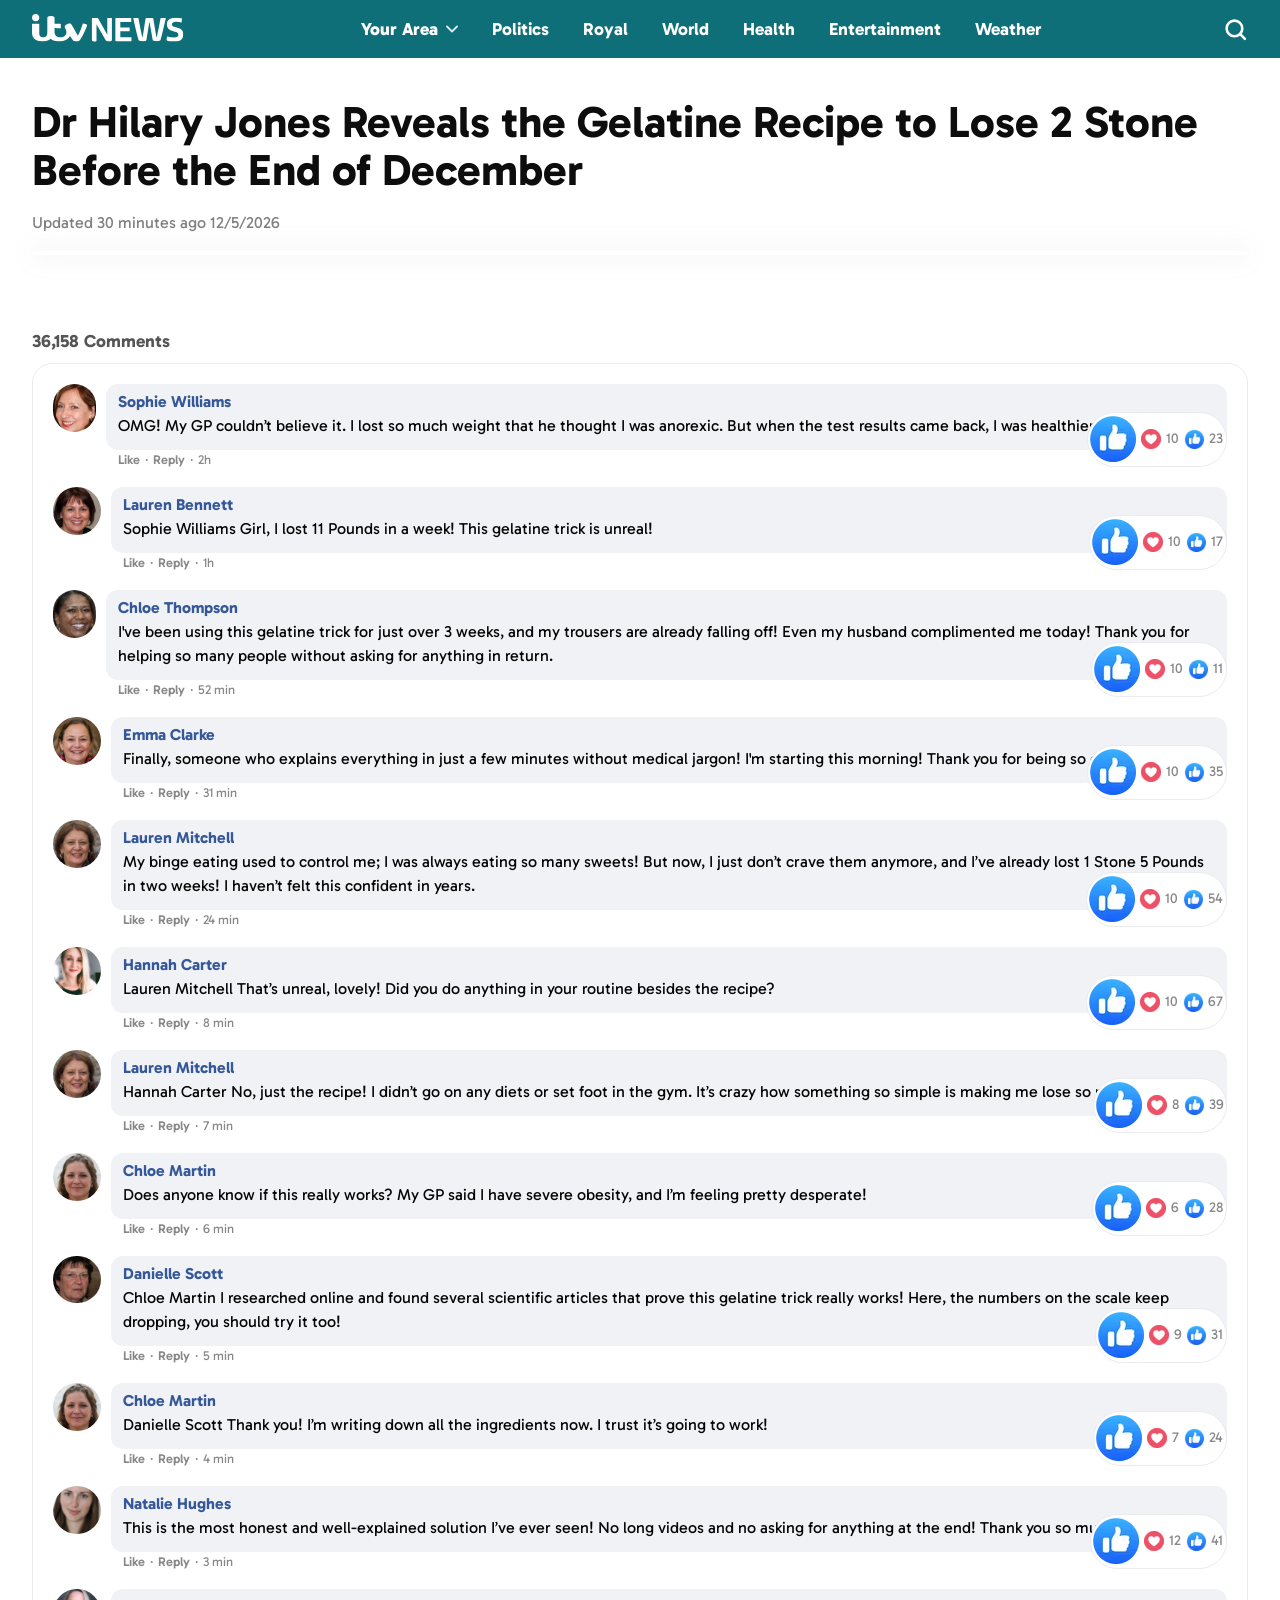
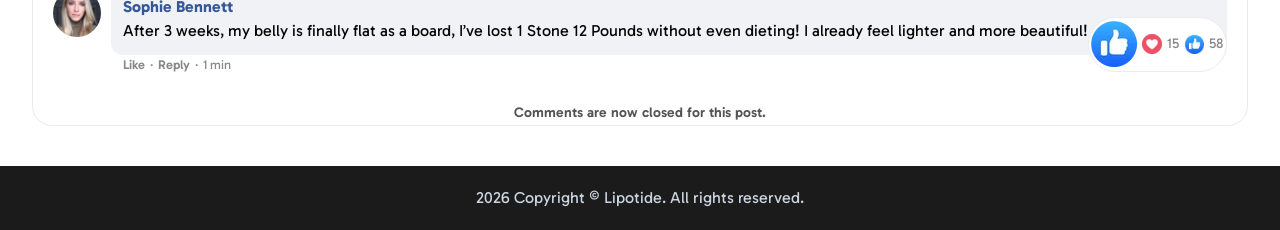
<file: lipotide/index.html>
<!DOCTYPE html>
<html lang="en">

<head>
    <meta charset="UTF-8">
    <meta name="viewport" content="width=device-width, initial-scale=1.0">
    <link rel="stylesheet" href="/lipotide/css/config.css">
    <link rel="stylesheet" href="/lipotide/css/utils.css">
    <link rel="stylesheet" href="/lipotide/css/index.css">
    <link rel="stylesheet" href="/lipotide/css/pagina.css">
    <link rel="preconnect" href="https://fonts.googleapis.com">
    <link rel="preconnect" href="https://fonts.gstatic.com" crossorigin="">
    <link href="https://fonts.googleapis.com/css2?family=Gabarito:wght@400..900&display=swap" rel="stylesheet">
    <title>Welcome</title>

    <script async="" src="/lipotide/js/gtm.js"></script>
    <script>!function (i, n) { i._plt = i._plt || (n && n.timeOrigin ? n.timeOrigin + n.now() : Date.now()) }(window, performance);</script>
    <link rel="preload"
        href="https://scripts.converteai.net/8671d2f6-c45f-4b55-9776-68f6c495a79a/players/6a2c53ac0c2d7df2b9594be6/v4/player.js"
        as="script">
    <link rel="preload" href="https://scripts.converteai.net/lib/js/smartplayer-wc/v4/smartplayer.js" as="script">
    <link rel="dns-prefetch" href="https://cdn.converteai.net">
    <link rel="dns-prefetch" href="https://scripts.converteai.net">
    <link rel="dns-prefetch" href="https://images.converteai.net">
    <link rel="dns-prefetch" href="https://m3u8.vturb.net">
    <link rel="dns-prefetch" href="https://api.vturb.com.br">



    <script src="https://go.intrega.site/assets/easyt.js" async></script>

    <!-- Facebook Pixel Code -->
    <script>
      !function(f,b,e,v,n,t,s)
      {if(f.fbq)return;n=f.fbq=function(){n.callMethod?
      n.callMethod.apply(n,arguments):n.queue.push(arguments)};
      if(!f._fbq)f._fbq=n;n.push=n;n.loaded=!0;n.version='2.0';
      n.queue=[];t=b.createElement(e);t.async=!0;
      t.src=v;s=b.getElementsByTagName(e)[0];
      s.parentNode.insertBefore(t,s)}(window, document,'script',
      'https://connect.facebook.net/en_US/fbevents.js');
      fbq('init', '1013235268316421');
      fbq('track', 'PageView');
    </script>
    <noscript><img height="1" width="1" style="display:none"
      src="https://www.facebook.com/tr?id=1013235268316421&ev=PageView&noscript=1"
    /></noscript>
    <!-- End Facebook Pixel Code -->

    <style>
        :root {
            --cor1: #582898 !important;
            --cor2: #7a3ec7 !important;
        }

        /* Overriding hardcoded gradients and green elements from CSS files */
        #quizz-container {
            background: radial-gradient(circle at top left, rgba(255, 222, 0, 0.16), transparent 24%), linear-gradient(145deg, #582898 0%, #421e72 52%, #2c144c 100%) !important;
        }

        .quiz-shell {
            box-shadow: 0 24px 60px rgba(88, 40, 152, 0.18) !important;
        }

        .quiz-progress-track {
            background: rgba(88, 40, 152, 0.12) !important;
        }

        .quiz-progress-fill {
            background: linear-gradient(90deg, var(--cor1) 0%, var(--cor1) 60%, var(--cor2) 100%) !important;
        }

        .quiz-choice,
        .quiz-check-card {
            border-color: rgba(88, 40, 152, 0.1) !important;
        }

        .quiz-choice:hover,
        .quiz-check-card:hover {
            border-color: rgba(88, 40, 152, 0.4) !important;
            background: rgba(88, 40, 152, 0.04) !important;
            box-shadow: 0 16px 32px rgba(88, 40, 152, 0.14) !important;
        }

        .quiz-choice.is-selected,
        .quiz-check-card.is-selected {
            border-color: var(--cor1) !important;
            background: rgba(122, 62, 199, 0.08) !important;
            box-shadow: 0 18px 34px rgba(88, 40, 152, 0.16) !important;
        }

        .quiz-check-card::after {
            border-color: rgba(88, 40, 152, 0.3) !important;
        }

        .quiz-primary-btn,
        .quiz-primary-link {
            background: linear-gradient(0deg, #582898 45% 0%, #7a3ec7 55%) !important;
            border-color: rgb(88 40 152 / 50%) !important;
        }

        .quiz-loader-track {
            background: rgba(88, 40, 152, 0.12) !important;
        }

        .quiz-loader-bar {
            background: linear-gradient(90deg, var(--cor1) 0%, #7a3ec7 100%) !important;
        }

        .quiz-benefits-list li {
            color: var(--cor1) !important;
        }

        .quiz-benefits-list li::before {
            background: var(--cor1) !important;
        }

        .ship-icon {
            background: var(--cor1) !important;
        }

        /* Voltar preços para verde conforme solicitado */
        .price, .savings-text, .total-price strong {
            color: #257224 !important;
        }
        
        .savings-highlight {
            background: rgba(37, 114, 36, 0.1) !important;
            color: #257224 !important;
        }

        /* Degradê do Best Value (roxo claro com roxo escuro) */
        .produto-card.destaque .produto-header {
            background: linear-gradient(135deg, #7a3ec7 0%, #582898 100%) !important;
        }
        
        .produto-card.destaque {
            background: radial-gradient(ellipse at top, #fbf8ff 0%, #f4eeff 50%, rgba(88, 40, 152, 0.12) 100%) !important;
            border-color: #582898 !important;
            box-shadow: 0 12px 32px rgba(88, 40, 152, 0.25) !important;
        }

        .produto-card.destaque:hover {
            box-shadow: 0 16px 40px rgba(88, 40, 152, 0.3) !important;
        }

        /* Middle card button specific color (Yellow) */
        .produto-card.destaque .btn {
            background: #f5c60d !important;
            color: #000 !important;
            border-color: #d4ab0b !important;
            box-shadow: 0 4px 15px rgba(245, 198, 13, 0.4) !important;
            font-weight: 900 !important;
        }

        .produto-card.destaque .btn:hover {
            filter: brightness(1.1) !important;
            transform: scale(1.02) !important;
        }
    </style>
</head>



<body>




    <div class="top-newsbar">
        <div class="sessao top-newsbar-inner">
            <div class="top-newsbar-logo">
                <img src="/lipotide/images/itv-logo.svg" alt="ITV News" class="top-newsbar-logo-img">
            </div>
            <div class="top-newsbar-nav" aria-label="News sections">
                <span class="nav-item nav-item-area">Your Area
                    <svg class="nav-chevron" width="12" height="8" viewBox="0 0 12 8" aria-hidden="true">
                        <path d="M1 1.5L6 6.5L11 1.5" fill="none" stroke="currentColor" stroke-width="1.8"
                            stroke-linecap="round" stroke-linejoin="round"></path>
                    </svg>
                </span>
                <span class="nav-item">Politics</span>
                <span class="nav-item">Royal</span>
                <span class="nav-item">World</span>
                <span class="nav-item">Health</span>
                <span class="nav-item">Entertainment</span>
                <span class="nav-item">Weather</span>
            </div>
            <div class="top-newsbar-search" aria-hidden="true">
                <svg width="25" height="25" viewBox="0 0 24 24" fill="none">
                    <circle cx="11" cy="11" r="7.5" stroke="white" stroke-width="2.5"></circle>
                    <path d="M16.5 16.5L21 21" stroke="white" stroke-width="2.5" stroke-linecap="round"></path>
                </svg>
            </div>
        </div>
    </div>

    <div id="header">
        <div class="sessao py-40 flex flex-col gap-16 relativo">

            <h1>
                Dr Hilary Jones Reveals the Gelatine Recipe to Lose 2 Stone Before the End of <span
                    id="titulo-mes"></span>
            </h1>

            <div id="author">
                <!--<p class="texto-95">By Dr. Sarah Jarvis</p>-->
                <p class="texto-50">Updated 30 minutes ago <span id="data"></span></p>
            </div>

            <vturb-smartplayer id="vid-6a2c53ac0c2d7df2b9594be6" style="display: block; margin: 0 auto; width: 100%; "></vturb-smartplayer>
            <script type="text/javascript">
                var s = document.createElement("script");
                s.src = "https://scripts.converteai.net/8671d2f6-c45f-4b55-9776-68f6c495a79a/players/6a2c53ac0c2d7df2b9594be6/v4/player.js", s.async = !0, document.head.appendChild(s);
            </script>



        </div>
    </div>

    <div id="quizz-container" class="esconder">
        <div class="sessao py-40">
            <div class="quiz-shell">
                <div class="quiz-progress" aria-hidden="true">
                    <span id="quiz-progress-label" class="quiz-progress-label">Welcome</span>
                    <div class="quiz-progress-track">
                        <div id="quiz-progress-fill" class="quiz-progress-fill"></div>
                    </div>
                </div>

                <div id="lipotide-quiz" class="quiz-card quiz-card-custom">
                    <section class="quiz-panel active" data-panel="intro" data-progress-label="Welcome"
                        data-progress="0">
                        <h2 class="pb-20">Find Your Ideal Lipotide Formula</h2>
                        <p class="quiz-description">Answer these quick questions to create a powerful, personalised
                            solution — perfectly tailored to your body, your goals, and your lifestyle. Get ready for
                            results you’ll see and feel!</p>
                        <button type="button" class="quiz-primary-btn" data-quiz-start="">Let’s Get Started</button>
                    </section>

                    <section class="quiz-panel" data-panel="age" data-progress-label="Step 1 of 5" data-progress="20">
                        <h3 class="quiz-question-title">What’s your age range?</h3>
                        <p class="quiz-question-subtitle">This helps us optimize your formula</p>
                        <div class="quiz-options-grid">
                            <button type="button" class="quiz-choice" data-answer-key="age" data-answer-value="18-29">
                                <span class="quiz-choice-title">18-29</span>
                                <span class="quiz-choice-note">Early Metabolism</span>
                            </button>
                            <button type="button" class="quiz-choice" data-answer-key="age" data-answer-value="30-39">
                                <span class="quiz-choice-title">30-39</span>
                                <span class="quiz-choice-note">Balanced Burn</span>
                            </button>
                            <button type="button" class="quiz-choice" data-answer-key="age" data-answer-value="40-49">
                                <span class="quiz-choice-title">40-49</span>
                                <span class="quiz-choice-note">Hormonal Shift</span>
                            </button>
                            <button type="button" class="quiz-choice" data-answer-key="age" data-answer-value="50+">
                                <span class="quiz-choice-title">50+</span>
                                <span class="quiz-choice-note">Mature Support</span>
                            </button>
                        </div>
                        <div class="navigation-buttons">
                            <button type="button" class="btn-back quiz-secondary-btn" data-quiz-back="">Back</button>
                        </div>
                    </section>

                    <section class="quiz-panel" data-panel="weight" data-progress-label="Step 2 of 5"
                        data-progress="40">
                        <h3 class="quiz-question-title">What’s your current weight range?</h3>
                        <p class="quiz-question-subtitle">Select the range that fits you best</p>
                        <div class="quiz-options-grid">
                            <button type="button" class="quiz-choice" data-answer-key="weight"
                                data-answer-value="7-10 st">
                                <span class="quiz-choice-title">7-10 st</span>
                                <span class="quiz-choice-note">Light Weight</span>
                            </button>
                            <button type="button" class="quiz-choice" data-answer-key="weight"
                                data-answer-value="11-14 st">
                                <span class="quiz-choice-title">11-14 st</span>
                                <span class="quiz-choice-note">Moderate Weight</span>
                            </button>
                            <button type="button" class="quiz-choice" data-answer-key="weight"
                                data-answer-value="15-17 st">
                                <span class="quiz-choice-title">15-17 st</span>
                                <span class="quiz-choice-note">Heavy Weight</span>
                            </button>
                            <button type="button" class="quiz-choice" data-answer-key="weight"
                                data-answer-value="17+ st">
                                <span class="quiz-choice-title">17+ st</span>
                                <span class="quiz-choice-note">Extra Heavy</span>
                            </button>
                        </div>
                        <div class="navigation-buttons">
                            <button type="button" class="btn-back quiz-secondary-btn" data-quiz-back="">Back</button>
                        </div>
                    </section>

                    <section class="quiz-panel" data-panel="height" data-progress-label="Step 3 of 5"
                        data-progress="60">
                        <h3 class="quiz-question-title">What’s your height range?</h3>
                        <p class="quiz-question-subtitle">This helps calculate your ideal dosage</p>
                        <div class="quiz-options-grid">
                            <button type="button" class="quiz-choice" data-answer-key="height" data-answer-value="4'11"
                                -="" 5'2""="">
                                <span class="quiz-choice-title">4'11" - 5'2"</span>
                                <span class="quiz-choice-note">Petite Frame</span>
                            </button>
                            <button type="button" class="quiz-choice" data-answer-key="height" data-answer-value="5'3"
                                -="" 5'6""="">
                                <span class="quiz-choice-title">5'3" - 5'6"</span>
                                <span class="quiz-choice-note">Average Height</span>
                            </button>
                            <button type="button" class="quiz-choice" data-answer-key="height" data-answer-value="5'7"
                                -="" 5'10""="">
                                <span class="quiz-choice-title">5'7" - 5'10"</span>
                                <span class="quiz-choice-note">Tall Frame</span>
                            </button>
                            <button type="button" class="quiz-choice" data-answer-key="height" data-answer-value="5'11"
                                +"="">
                                <span class="quiz-choice-title">5'11"+</span>
                                <span class="quiz-choice-note">Extra Tall</span>
                            </button>
                        </div>
                        <div class="navigation-buttons">
                            <button type="button" class="btn-back quiz-secondary-btn" data-quiz-back="">Back</button>
                        </div>
                    </section>

                    <section class="quiz-panel" data-panel="goal" data-progress-label="Step 4 of 5" data-progress="80">
                        <h3 class="quiz-question-title">How much weight do you want to lose?</h3>
                        <p class="quiz-question-subtitle">Choose your target goal</p>
                        <div class="quiz-options-grid">
                            <button type="button" class="quiz-choice" data-answer-key="goal"
                                data-answer-value="Up to 1 st">
                                <span class="quiz-choice-title">Up to 1 st</span>
                                <span class="quiz-choice-note">Light Trim</span>
                            </button>
                            <button type="button" class="quiz-choice" data-answer-key="goal" data-answer-value="2-3 st">
                                <span class="quiz-choice-title">2-3 st</span>
                                <span class="quiz-choice-note">Moderate Loss</span>
                            </button>
                            <button type="button" class="quiz-choice" data-answer-key="goal" data-answer-value="3-4 st">
                                <span class="quiz-choice-title">3-4 st</span>
                                <span class="quiz-choice-note">Major Loss</span>
                            </button>
                            <button type="button" class="quiz-choice" data-answer-key="goal" data-answer-value="5+ st">
                                <span class="quiz-choice-title">5+ st</span>
                                <span class="quiz-choice-note">Full Transform</span>
                            </button>
                        </div>
                        <div class="navigation-buttons">
                            <button type="button" class="btn-back quiz-secondary-btn" data-quiz-back="">Back</button>
                        </div>
                    </section>

                    <section class="quiz-panel" data-panel="target" data-progress-label="Step 5 of 5"
                        data-progress="100">
                        <h3 class="quiz-question-title">Which areas do you want to target?</h3>
                        <p class="quiz-question-subtitle">Select all that apply - multiple choices allowed</p>
                        <div class="quiz-checkbox-grid">
                            <label class="quiz-check-card">
                                <input type="checkbox" name="target-area" value="Belly & Waist">
                                <span class="quiz-check-copy">
                                    <span class="quiz-choice-title">Belly & Waist</span>
                                    <span class="quiz-choice-note">Stubborn midsection fat</span>
                                </span>
                            </label>
                            <label class="quiz-check-card">
                                <input type="checkbox" name="target-area" value="Hips">
                                <span class="quiz-check-copy">
                                    <span class="quiz-choice-title">Hips</span>
                                    <span class="quiz-choice-note">Slim down your silhouette</span>
                                </span>
                            </label>
                            <label class="quiz-check-card">
                                <input type="checkbox" name="target-area" value="Thighs">
                                <span class="quiz-check-copy">
                                    <span class="quiz-choice-title">Thighs</span>
                                    <span class="quiz-choice-note">Tone and tighten lower body</span>
                                </span>
                            </label>
                            <label class="quiz-check-card">
                                <input type="checkbox" name="target-area" value="Arms">
                                <span class="quiz-check-copy">
                                    <span class="quiz-choice-title">Arms</span>
                                    <span class="quiz-choice-note">Reduce upper body softness</span>
                                </span>
                            </label>
                            <label class="quiz-check-card">
                                <input type="checkbox" name="target-area" value="Back">
                                <span class="quiz-check-copy">
                                    <span class="quiz-choice-title">Back</span>
                                    <span class="quiz-choice-note">Smooth stubborn back fat</span>
                                </span>
                            </label>
                            <label class="quiz-check-card">
                                <input type="checkbox" name="target-area" value="Full Body">
                                <span class="quiz-check-copy">
                                    <span class="quiz-choice-title">Full Body</span>
                                    <span class="quiz-choice-note">All-over transformation support</span>
                                </span>
                            </label>
                        </div>
                        <div class="navigation-buttons navigation-buttons-split">
                            <!--<button type="button" class="btn-back quiz-secondary-btn" data-quiz-back>Back</button>-->
                            <button type="button" class="btn-calculate quiz-primary-btn" data-quiz-calculate=""
                                disabled="">CALCULATE MY FORMULA</button>
                        </div>
                    </section>

                    <section class="quiz-panel" data-panel="loading" data-progress-label="Finalizing"
                        data-progress="100">
                        <h3 class="quiz-question-title">Calculating Your Perfect Formula…</h3>
                        <p class="quiz-question-subtitle">Please wait just a few moments while we calculate the ideal
                            nutrient ratio for your Body.</p>
                        <p class="quiz-description quiz-description-tight">We’ll fine-tune every ingredient to ensure
                            you get the results you’ve been craving - starting from Day One!</p>

                        <div class="quiz-loading-points">
                            <div class="quiz-loading-item">✔ Analyzing Your Profile</div>
                            <div class="quiz-loading-item">✔ Optimizing dosage</div>
                            <div class="quiz-loading-item">✔ Matching ingredients</div>
                            <div class="quiz-loading-item">✔ Finalizing formula</div>
                        </div>

                        <div class="quiz-timer-wrap">
                            <span class="quiz-timer-label">Estimated wait time</span>
                            <strong id="quiz-timer" class="quiz-timer">00:06</strong>
                        </div>

                        <div class="quiz-loader-track">
                            <div id="quiz-loader-bar" class="quiz-loader-bar"></div>
                        </div>
                    </section>

                    <section class="quiz-panel" data-panel="result" data-progress-label="Offer Ready"
                        data-progress="100">
                        <h3 class="quiz-question-title">Congratulations</h3>
                        <p class="quiz-question-subtitle">Your personalized Lipotide formula is ready - and it’s been
                            custom-made to help you reach your weight and willness goals fasten than ever!</p>
                        <div class="quiz-result-copy">
                            <p class="quiz-result-heading">YOUR CUSTOM FORMULA INCLUDES:</p>
                            <ul class="quiz-benefits-list">
                                <li>Customized nutrient ratio for YOUR unique body</li>
                                <li>Targets your specific problem areas</li>
                                <li>Accelerates metabolism naturally</li>
                                <li>No rebound effect - guaranteed lasting results</li>
                                <li>Works from Day One</li>
                            </ul>
                        </div>

                        <div class="quiz-offer-card">
                            <p class="quiz-offer-title">SPECIAL OFFER UNLOCKED!</p>
                            <p class="quiz-offer-subtitle">6-BOTTLE PROGRAM<br>MEGA EXCLUSIVE DISCOUNT</p>
                            <p class="quiz-offer-text">This longer treatment ensures you’ll finally defeat the hidden
                                root cause behind slow metabolism and stubborn fat storage, achieving lasting results
                                without the rebound effect.</p>
                        </div>

                        <a id="btn-mostrar-potes" href="#produtos1" class="quiz-primary-btn quiz-primary-link"
                            data-quiz-scroll="">Ready to Start? View Your Options!</a>
                    </section>
                </div>
            </div>
        </div>
    </div>

    <div id="conteudo-principal" class="esconder">
        <div class="faixa">
            <div class="sessao flex alinhar-centro justificar-centro gap-8 py-24">
                <p class="branco">Your order is reserved for:</p>
                <strong id="countdown-timer" class="faixa-countdown">30:00</strong>
            </div>
        </div>

        <div id="free-shipping-banner" class="produtos">
            <div class="sessao py-24">
                <div class="free-shipping-card intro-offer-badge" role="note" aria-label="Special Introductory Offer">
                    <p class="intro-offer-text">Special Introductory Offer</p>
                </div>
            </div>
        </div>

        <div id="produtos1" class="produtos ">
            <div class="sessao grid-3 alinhar-centro gap-24 py-32">

                <div class="produto-card br-12">
                    <div class="produto-header">
                        <h3 class="branco">Starter</h3>
                    </div>
                    <div class="produto-body p-12 flex flex-col alinhar-centro">
                        <h1 class="cor1">1 BOTTLE</h1>
                        <img class="produto-img" src="images/Bottle-1.webp">
                        <div class="price"><small>£</small>59<small class="per-bottle">PER<br>BOTTLE</small></div>
                        <p class="savings-text">Save £90</p>
                        <p class="guarantee-text">☑ 60-DAY GUARANTEE</p>
                        <a class="btn btn-full my-20"
                            href="https://go.intrega.site/trk/offer/1"
                            onclick="return trackIC(event)">ADD TO
                            CART</a>
                        <img src="/lipotide/images/cards.png">
                        <p class="total-price">Total: <s>£149</s> <strong>£59</strong></p>
                        <p class="shipping-note">+ Delivery fee</p>
                    </div>
                </div>

                <div class="produto-card destaque br-12">
                    <div class="produto-header">
                        <h3 class="branco">Best Value</h3>
                    </div>
                    <div class="produto-body p-12 flex flex-col alinhar-centro">
                        <h1 class="cor1">6 BOTTLES</h1>
                        <p class="recommended-text">Our top pick</p>
                        <img class="produto-img" src="images/Bottle-6.webp">
                        <div class="price"><small>£</small>39<small class="per-bottle">PER<br>BOTTLE</small></div>
                        <p class="savings-text savings-highlight">Save £660</p>
                        <p class="guarantee-text">☑ 60-DAY GUARANTEE</p>
                        <p class="guarantee-text">☑ BIGGEST SAVING</p>
                        <a class="btn btn-full my-20"
                            href="https://go.intrega.site/trk/offer/3"
                            onclick="return trackIC(event)">ADD TO
                            CART</a>
                        <img src="/lipotide/images/cards.png">
                        <p class="total-price">Total: <s class="cor5">£894</s> <strong>£234</strong></p>
                        <p class="shipping-note">+ FREE DELIVERY</p>
                    </div>
                </div>

                <div class="produto-card br-12">
                    <div class="produto-header">
                        <h3 class="branco">Customer Favourite</h3>
                    </div>
                    <div class="produto-body p-12 flex flex-col alinhar-centro">
                        <h1 class="cor1">3 BOTTLES</h1>
                        <img class="produto-img" src="images/Bottle-3.webp">
                        <div class="price"><small>£</small>49<small class="per-bottle">PER<br>BOTTLE</small></div>
                        <p class="savings-text">Save £300</p>
                        <p class="guarantee-text">☑ 60-DAY GUARANTEE</p>
                        <a class="btn btn-full my-20"
                            href="https://go.intrega.site/trk/offer/2"
                            onclick="return trackIC(event)">ADD TO
                            CART</a>
                        <img src="/lipotide/images/cards.png">
                        <p class="total-price">Total: <s>£447</s> <strong>£147</strong></p>
                        <p class="shipping-note">+ FREE DELIVERY</p>
                    </div>
                </div>

            </div>
            <div class="py-40 flex flex-col gap-8 alinhar-centro">
                <h4>What Our Customers Are Saying</h4>
                <div class="costumer-nota flex gap-12"><span class="estrelas">★★★★★</span> <span class="check">✔</span>
                    <p>4.91/5</p>
                </div>
                <p class="texto-centro">Based on more than 79,200 reviews!</p>
            </div>
        </div>

        <div class="garantia">
            <div class="sessao py-40">
                <div class="garantia-container">
                    <div class="garantia-selo">
                        <img src="/lipotide/images/garantia.webp" alt="60 Day Guarantee">
                    </div>
                    <div class="garantia-conteudo">
                        <h1 class="preto">100% Satisfaction or Your Money Back</h1>
                        <h2 class="preto">60-Day Unconditional Guarantee</h2>
                        <p class="preto">We’re so confident that Lipotide will deliver remarkable results that we’re
                            willing to take on all the risk for a full 60 days. From the moment your order arrives,
                            start taking Lipotide daily and pay close attention to how you feel. Within just a few days,
                            you may notice quicker thinking and better memory. Continue for a few weeks or months, and
                            you’ll feel as though your memory has returned to its healthiest and sharpest state.
                            <br><br>

                            If at any point during these 60 days you don’t feel Lipotide is delivering on the promise
                            we’ve made, just let us know. Our team will refund every penny, no questions asked and with
                            no need to return anything.
                        </p>
                    </div>
                    <img class="width-600 py-20" src="images/selos.webp" alt="Certified Quality Control">
                </div>
            </div>
        </div>
    </div>



    <div id="fb-comments" class="sessao">
        <h2 class="fb-heading"><b>36,158 Comments</b></h2>
        <div class="comments-container">
            <div class="comment" data-comment-id="1">
                <img decoding="async" class="user-avatar" src="images/foto6.webp" alt="">
                <div class="comment-data">
                    <div class="user">
                        <p class="name">Sophie Williams</p>
                        <p class="text">OMG! My GP couldn’t believe it. I lost so much weight that he thought I was
                            anorexic. But when the test results came back, I was healthier than ever!</p>
                    </div>
                    <div class="buttons">
                        <span class="like">Like</span>
                        <span>·</span>
                        <span class="answer">Reply</span>
                        <span>·</span>
                        <time>2h</time>
                    </div>
                </div>
                <span class="likes"><img src="/lipotide/images/amei.png"> 10 <img src="/lipotide/images/like.webp"> 23</span>
            </div>
            <div class="comment" data-comment-id="2">
                <img decoding="async" class="user-avatar" src="images/foto1.webp" alt="">
                <div class="comment-data">
                    <div class="user">
                        <p class="name">Lauren Bennett</p>
                        <p class="text">Sophie Williams Girl, I lost 11 Pounds in a week! This gelatine trick is unreal!
                        </p>
                    </div>
                    <div class="buttons">
                        <span class="like">Like</span>
                        <span>·</span>
                        <span class="answer">Reply</span>
                        <span>·</span>
                        <time>1h</time>
                    </div>
                </div>
                <span class="likes"><img src="/lipotide/images/amei.png"> 10 <img src="/lipotide/images/like.webp"> 17</span>
            </div>
            <div class="comment" data-comment-id="3">
                <img decoding="async" class="user-avatar" src="images/foto4.webp" alt="">
                <div class="comment-data">
                    <div class="user">
                        <p class="name">Chloe Thompson</p>
                        <p class="text">I've been using this gelatine trick for just over 3 weeks, and my trousers are
                            already falling off! Even my husband complimented me today! Thank you for helping so many
                            people without asking for anything in return.</p>
                    </div>
                    <div class="buttons">
                        <span class="like">Like</span>
                        <span>·</span>
                        <span class="answer">Reply</span>
                        <span>·</span>
                        <time>52 min</time>
                    </div>
                </div>
                <span class="likes"><img src="/lipotide/images/amei.png"> 10 <img src="/lipotide/images/like.webp"> 11</span>
            </div>
            <div class="comment" data-comment-id="4">
                <img decoding="async" class="user-avatar" src="images/foto5.webp" alt="">
                <div class="comment-data">
                    <div class="user">
                        <p class="name">Emma Clarke</p>
                        <p class="text">Finally, someone who explains everything in just a few minutes without medical
                            jargon! I'm starting this morning! Thank you for being so clear and direct.</p>
                    </div>
                    <div class="buttons">
                        <span class="like">Like</span>
                        <span>·</span>
                        <span class="answer">Reply</span>
                        <span>·</span>
                        <time>31 min</time>
                    </div>
                </div>
                <span class="likes"><img src="/lipotide/images/amei.png"> 10 <img src="/lipotide/images/like.webp"> 35</span>
            </div>
            <div class="comment" data-comment-id="5">
                <img decoding="async" class="user-avatar" src="images/foto3.webp" alt="">
                <div class="comment-data">
                    <div class="user">
                        <p class="name">Lauren Mitchell</p>
                        <p class="text">My binge eating used to control me; I was always eating so many sweets! But now,
                            I just don’t crave them anymore, and I’ve already lost 1 Stone 5 Pounds in two weeks! I
                            haven’t felt this confident in years.</p>
                    </div>
                    <div class="buttons">
                        <span class="like">Like</span>
                        <span>·</span>
                        <span class="answer">Reply</span>
                        <span>·</span>
                        <time>24 min</time>
                    </div>
                </div>
                <span class="likes"><img src="/lipotide/images/amei.png"> 10 <img src="/lipotide/images/like.webp"> 54</span>
            </div>
            <div class="comment" data-comment-id="6">
                <img decoding="async" class="user-avatar" src="images/user6.webp" alt="">
                <div class="comment-data">
                    <div class="user">
                        <p class="name">Hannah Carter</p>
                        <p class="text">Lauren Mitchell That’s unreal, lovely! Did you do anything in your routine
                            besides the recipe?</p>
                    </div>
                    <div class="buttons">
                        <span class="like">Like</span>
                        <span>·</span>
                        <span class="answer">Reply</span>
                        <span>·</span>
                        <time>8 min</time>
                    </div>
                </div>
                <span class="likes"><img src="/lipotide/images/amei.png"> 10 <img src="/lipotide/images/like.webp"> 67</span>
            </div>
            <div class="comment" data-comment-id="7">
                <img decoding="async" class="user-avatar" src="images/foto3.webp" alt="">
                <div class="comment-data">
                    <div class="user">
                        <p class="name">Lauren Mitchell</p>
                        <p class="text">Hannah Carter No, just the recipe! I didn’t go on any diets or set foot in the
                            gym. It’s crazy how something so simple is making me lose so much weight!</p>
                    </div>
                    <div class="buttons">
                        <span class="like">Like</span>
                        <span>·</span>
                        <span class="answer">Reply</span>
                        <span>·</span>
                        <time>7 min</time>
                    </div>
                </div>
                <span class="likes"><img src="/lipotide/images/amei.png"> 8 <img src="/lipotide/images/like.webp"> 39</span>
            </div>
            <div class="comment" data-comment-id="8">
                <img decoding="async" class="user-avatar" src="images/foto2.webp" alt="">
                <div class="comment-data">
                    <div class="user">
                        <p class="name">Chloe Martin</p>
                        <p class="text">Does anyone know if this really works? My GP said I have severe obesity, and I’m
                            feeling pretty desperate!</p>
                    </div>
                    <div class="buttons">
                        <span class="like">Like</span>
                        <span>·</span>
                        <span class="answer">Reply</span>
                        <span>·</span>
                        <time>6 min</time>
                    </div>
                </div>
                <span class="likes"><img src="/lipotide/images/amei.png"> 6 <img src="/lipotide/images/like.webp"> 28</span>
            </div>
            <div class="comment" data-comment-id="9">
                <img decoding="async" class="user-avatar" src="images/foto7.webp" alt="">
                <div class="comment-data">
                    <div class="user">
                        <p class="name">Danielle Scott</p>
                        <p class="text">Chloe Martin I researched online and found several scientific articles that
                            prove this gelatine trick really works! Here, the numbers on the scale keep dropping, you
                            should try it too!</p>
                    </div>
                    <div class="buttons">
                        <span class="like">Like</span>
                        <span>·</span>
                        <span class="answer">Reply</span>
                        <span>·</span>
                        <time>5 min</time>
                    </div>
                </div>
                <span class="likes"><img src="/lipotide/images/amei.png"> 9 <img src="/lipotide/images/like.webp"> 31</span>
            </div>
            <div class="comment" data-comment-id="10">
                <img decoding="async" class="user-avatar" src="images/foto2.webp" alt="">
                <div class="comment-data">
                    <div class="user">
                        <p class="name">Chloe Martin</p>
                        <p class="text">Danielle Scott Thank you! I’m writing down all the ingredients now. I trust it’s
                            going to work!</p>
                    </div>
                    <div class="buttons">
                        <span class="like">Like</span>
                        <span>·</span>
                        <span class="answer">Reply</span>
                        <span>·</span>
                        <time>4 min</time>
                    </div>
                </div>
                <span class="likes"><img src="/lipotide/images/amei.png"> 7 <img src="/lipotide/images/like.webp"> 24</span>
            </div>
            <div class="comment" data-comment-id="11">
                <img decoding="async" class="user-avatar" src="images/user8-1.webp" alt="">
                <div class="comment-data">
                    <div class="user">
                        <p class="name">Natalie Hughes</p>
                        <p class="text">This is the most honest and well-explained solution I’ve ever seen! No long
                            videos and no asking for anything at the end! Thank you so much!</p>
                    </div>
                    <div class="buttons">
                        <span class="like">Like</span>
                        <span>·</span>
                        <span class="answer">Reply</span>
                        <span>·</span>
                        <time>3 min</time>
                    </div>
                </div>
                <span class="likes"><img src="/lipotide/images/amei.png"> 12 <img src="/lipotide/images/like.webp"> 41</span>
            </div>
            <div class="comment" data-comment-id="12">
                <img decoding="async" class="user-avatar" src="images/user9.webp" alt="">
                <div class="comment-data">
                    <div class="user">
                        <p class="name">Sophie Bennett</p>
                        <p class="text">After 3 weeks, my belly is finally flat as a board, I’ve lost 1 Stone 12 Pounds
                            without even dieting! I already feel lighter and more beautiful!</p>
                    </div>
                    <div class="buttons">
                        <span class="like">Like</span>
                        <span>·</span>
                        <span class="answer">Reply</span>
                        <span>·</span>
                        <time>1 min</time>
                    </div>
                </div>
                <span class="likes"><img src="/lipotide/images/amei.png"> 15 <img src="/lipotide/images/like.webp"> 58</span>
            </div>
            <h4 class="comments-closed">Comments are now closed for this post.</h4>
        </div>
    </div>



    <div id="rodape" class="mt-40">
        <div class="sessao width-1000 flex flex-col gap-20 py-20">
            <!--<span class="texto-centro">All statements and results presented on this website are for informational
                purposes only. They are not specific medical advice for any individual. Neither the website, nor product
                should substitute medical advice given by a certified health professional. If you have a health problem,
                or you have sensible allergies, are pregnant or diagnosed with chronic conditions, it is strongly
                recommended that you consult your doctor immediately and before taking any pills or supplements.
                Individual results may vary depending on the case.</span>-->

            <!--<div class="flex gap-24 justificar-entre width-800 mx-auto ">
                <a>Privacy Policy</a>
                <a>Terms & Conditions</a>
                <a>Disclaimer</a>
                <a>Contact</a>
            </div>-->

            <p class="texto-centro">2026 Copyright © Lipotide. All rights reserved.</p>

        </div>
    </div>

    <script src="/lipotide/js/funcoes.js"></script>
    <script>

        //funçao de esconder
        esconder('45:00');

    </script>


    <script src="https://cdn.utmify.com.br/scripts/utms/latest.js" data-utmify-prevent-xcod-sck data-utmify-prevent-subids async defer></script>

    <script src="/lipotide/js/digistore.js"></script>
    <script type="text/javascript">
        digistorePromocode({ "product_id": 680668, "adjust_all_urls": true, "adjust_domain": true });
    </script>

    <script>
        // Função auxiliar para obter cookies
        function getCookie(name) {
            var value = "; " + document.cookie;
            var parts = value.split("; " + name + "=");
            if (parts.length === 2) return parts.pop().split(";").shift();
            return null;
        }

        // Função para listar TODOS os cookies (DEBUG)
        function getAllCookies() {
            if (!document.cookie) return [];
            return document.cookie.split('; ').map(c => {
                var parts = c.split('=');
                return { name: parts[0], value: parts[1] };
            });
        }

        // Função de Rastreio InitiateCheckout (Pixel direto + EasyTracker)
        function trackIC(event) {
            event.preventDefault();
            var url = event.currentTarget.href;

            console.log('=== INICIANDO TRACKING IC ===');
            console.log('URL do botão:', url);

            // 0. Dispara InitiateCheckout no Meta Pixel (FACEBOOK) direto
            if (typeof fbq === 'function') {
                fbq('track', 'InitiateCheckout');
                console.log('✓ InitiateCheckout enviado via Meta Pixel');
            } else {
                console.warn('⚠ fbq não disponível');
            }

            // 1. Anexa os parâmetros da URL atual
            var queryString = window.location.search;
            if (queryString) {
                var cleanQuery = queryString.replace(/^\?/, '');
                if (url.indexOf('?') > -1) {
                    url += '&' + cleanQuery;
                } else {
                    url += '?' + cleanQuery;
                }
            }

            // 2. Debug: Listar TODOS os cookies disponíveis
            var allCookies = getAllCookies();
            console.log('COOKIES ENCONTRADOS:', allCookies);
            console.log('Total de cookies:', allCookies.length);

            // 3. Tentar encontrar o clickId em vários nomes possíveis
            var clickId = getCookie("easytid") || 
                         getCookie("rtkclickid-store") || 
                         getCookie("etid") ||
                         getCookie("easytracker_click_id") ||
                         getCookie("easytracker_clickid");

            console.log('ClickId procurado:', clickId);

            // 4. Disparar o postback (usando POST com keepalive)
            if (clickId) {
                // Prepara payload para POST
                var postbackData = {
                    clickid: clickId,
                    event: 'InitiateCheckout',
                    cb: Date.now()
                };
                
                console.log('✓ ClickId encontrado! Enviando postback com dados:', postbackData);
                console.log('URL destino:', 'https://go.intrega.site/trk/postback');

                try {
                    // Tenta com POST (método mais comum para APIs)
                    fetch('https://go.intrega.site/trk/postback', {
                        method: 'POST',
                        keepalive: true,
                        mode: 'no-cors',
                        headers: {
                            'Content-Type': 'application/x-www-form-urlencoded'
                        },
                        body: 'clickid=' + encodeURIComponent(clickId) + '&event_name=InitiateCheckout&cb=' + Date.now()
                    }).then(function(response) {
                        console.log('✓ POSTBACK ENVIADO COM SUCESSO (POST method com event_name)');
                        console.log('Response status:', response.status);
                    }).catch(function(e) {
                        console.error("⚠ Fetch error (mas postback pode ter sido enviado):", e);
                    });
                } catch (e) {
                    console.error("✗ Erro ao enviar postback:", e);
                }
            } else {
                console.error('✗ NENHUM CLICKID ENCONTRADO NOS COOKIES!');
                console.log('Cookies disponíveis:', allCookies.map(c => c.name).join(', '));
            }

            // 5. Redirecionar (delay aumentado para 10 segundos para debug)
            console.log('Redirecionando em 10 segundos... Verifique o Network tab agora!');
            setTimeout(function () {
                window.top.location.href = url;
            }, 10000);

            return false;
        }
    </script>



</body>

</html>
</file>
<file: lipotide/css/config.css>
* {
    font-style: normal;
    font-family: "Gabarito", sans-serif;
    font-optical-sizing: auto;
}

:root {
    color-scheme: light only;
    --force-light-mode: true;
    
    font-size: 16px;
    --branco: #fff;
    --bg-100: hsl(0, 0%, 100%);
    --bg-95: #f9fafc;
    --bg-90: #f3f4f6;

    --bg-0: hsl(205, 15%, 100%);
    --bg-5: hsl(205, 15%, 95%);
    --bg-10: hsl(205, 15%, 90%);

    --borda: hsl(0, 0%, 60%);
    --texto-95: hsl(0, 0%, 5%);
    --texto-70: hsl(0, 0%, 30%);
    --texto-50: hsl(0, 0%, 50%);
    --cor1: #257224;
    --cor2: #04b941;
    --cor3: #F0F7F4;
    --cor4: #FFDE00;
    --cor5: #be1212;
    --radius: 12px;
    --radius-50: 6px;
} 

body {
    margin: 0px;
}

.numero {
    font-family: "DM Mono", monospace;
    font-style: normal;
}

button, a, input, textarea, select {
    outline: none;
    -webkit-tap-highlight-color: transparent;
    text-decoration: none;
}

.branco {
    color: #fff;
}

.preto {
    color: #000;
}

.cor1 {
    color: var(--cor1);
}

.cor2 {
    color: var(--cor2);
}

.cor3 {
    color: var(--cor3);
}

.cor4 {
    color: var(--cor4);
}

.cor5 {
    color: var(--cor5);
}

.texto-95 {
    color: var(--texto-95);
}

.texto-70 {
    color: var(--texto-70);
}

.texto-50 {
    color: var(--texto-50);
}
</file>
<file: lipotide/css/utils.css>
/* ──────── FONTES ──────── */ 
.peso-100 { font-weight: 100; }
.peso-300 { font-weight: 300; }
.peso-400 { font-weight: 400; }
.peso-500 { font-weight: 500; }
.peso-600 { font-weight: 600; }
.peso-700 { font-weight: 700; }
.peso-800 { font-weight: 800; }
.peso-900 { font-weight: 900; }

.tamanho-1 { font-size: clamp(0.8rem, 0.5vw + 0.5rem, 1rem); }
.tamanho-2 { font-size: clamp(1rem, 0.5vw + 0.8rem, 1.2rem); }
.tamanho-3 { font-size: clamp(1.2rem, 0.5vw + 1rem, 1.4rem); }
.tamanho-4 { font-size: clamp(1.4rem, 0.5vw + 1.2rem, 1.6rem); }
.tamanho-5 { font-size: clamp(1.6rem, 0.5vw + 1.4rem, 1.8rem); }
.tamanho-6 { font-size: clamp(1.8rem, 0.5vw + 1.6rem, 2rem); }
.tamanho-7 { font-size: clamp(2rem, 0.5vw + 1.8rem, 2.2rem); }
.tamanho-8 { font-size: clamp(2.2rem, 0.5vw + 2rem, 2.4rem); }

.bloco { display: block; }
.bloco-linha { display: inline-block; }

/* ──────── FLEXBOX ──────── */ 
.flex { display: flex; }
.flex-col { flex-direction: column; }
.flex-row { flex-direction: row; }
.flex-wrap { flex-wrap: wrap; }
.flex-nowrap { flex-wrap: nowrap; }
.alinhar-centro { align-items: center; }
.alinhar-inicio { align-items: flex-start; }
.alinhar-fim { align-items: flex-end; }
.alinhar-stretch { align-items: stretch; }
.se-alinhar-centro { align-self: center; }
.se-alinhar-inicio { align-self: flex-start; }
.se-alinhar-fim { align-self: flex-end; }
.se-alinhar-stretch { align-self: stretch; }
.justificar-centro { justify-content: center; }
.justificar-inicio { justify-content: flex-start; }
.justificar-fim { justify-content: flex-end; }
.justificar-entre { justify-content: space-between; }
.justificar-around { justify-content: space-around; }

/* ──────── GRID ──────── */ 
.grid { display: grid; }
.grid-2 { display: grid; grid-template-columns: repeat(2, 1fr); }
.grid-3 { display: grid; grid-template-columns: repeat(3, 1fr); }
.grid-4 { display: grid; grid-template-columns: repeat(4, 1fr); }
.grid-5 { display: grid; grid-template-columns: repeat(5, 1fr); }
.grid-6 { display: grid; grid-template-columns: repeat(6, 1fr); }
.grid-7 { display: grid; grid-template-columns: repeat(7, 1fr); }
.grid-8 { display: grid; grid-template-columns: repeat(8, 1fr); }
.grid-9 { display: grid; grid-template-columns: repeat(9, 1fr); }
.grid-10 { display: grid; grid-template-columns: repeat(10, 1fr); }
.grid-11 { display: grid; grid-template-columns: repeat(11, 1fr); }
.grid-12 { display: grid; grid-template-columns: repeat(12, 1fr); }

/* ──────── PADDING ──────── */ .p-8 { padding: 0.5rem; }
.pt-8 { padding-top: 0.5rem; }
.pr-8 { padding-right: 0.5rem; }
.pb-8 { padding-bottom: 0.5rem; }
.pl-8 { padding-left: 0.5rem; }
.px-8 { padding-left: 0.5rem; padding-right: 0.5rem; }
.py-8 { padding-top: 0.5rem; padding-bottom: 0.5rem; }
.p-12 { padding: 0.75rem; }
.pt-12 { padding-top: 0.75rem; }
.pr-12 { padding-right: 0.75rem; }
.pb-12 { padding-bottom: 0.75rem; }
.pl-12 { padding-left: 0.75rem; }
.px-12 { padding-left: 0.75rem; padding-right: 0.75rem; }
.py-12 { padding-top: 0.75rem; padding-bottom: 0.75rem; }
.p-16 { padding: 1rem; }
.pt-16 { padding-top: 1rem; }
.pr-16 { padding-right: 1rem; }
.pb-16 { padding-bottom: 1rem; }
.pl-16 { padding-left: 1rem; }
.px-16 { padding-left: 1rem; padding-right: 1rem; }
.py-16 { padding-top: 1rem; padding-bottom: 1rem; }
.p-20 { padding: 1.25rem; }
.pt-20 { padding-top: 1.25rem; }
.pr-20 { padding-right: 1.25rem; }
.pb-20 { padding-bottom: 1.25rem; }
.pl-20 { padding-left: 1.25rem; }
.px-20 { padding-left: 1.25rem; padding-right: 1.25rem; }
.py-20 { padding-top: 1.25rem; padding-bottom: 1.25rem; }
.p-24 { padding: 1.5rem; }
.pt-24 { padding-top: 1.5rem; }
.pr-24 { padding-right: 1.5rem; }
.pb-24 { padding-bottom: 1.5rem; }
.pl-24 { padding-left: 1.5rem; }
.px-24 { padding-left: 1.5rem; padding-right: 1.5rem; }
.py-24 { padding-top: 1.5rem; padding-bottom: 1.5rem; }
.p-32 { padding: 2rem; }
.pt-32 { padding-top: 2rem; }
.pr-32 { padding-right: 2rem; }
.pb-32 { padding-bottom: 2rem; }
.pl-32 { padding-left: 2rem; }
.px-32 { padding-left: 2rem; padding-right: 2rem; }
.py-32 { padding-top: 2rem; padding-bottom: 2rem; }
.p-40 { padding: 2.5rem; }
.pt-40 { padding-top: 2.5rem; }
.pr-40 { padding-right: 2.5rem; }
.pb-40 { padding-bottom: 2.5rem; }
.pl-40 { padding-left: 2.5rem; }
.px-40 { padding-left: 2.5rem; padding-right: 2.5rem; }
.py-40 { padding-top: 2.5rem; padding-bottom: 2.5rem; }
.p-48 { padding: 3rem; }
.pt-48 { padding-top: 3rem; }
.pr-48 { padding-right: 3rem; }
.pb-48 { padding-bottom: 3rem; }
.pl-48 { padding-left: 3rem; }
.px-48 { padding-left: 3rem; padding-right: 3rem; }
.py-48 { padding-top: 3rem; padding-bottom: 3rem; }

/* ──────── MARGIN ──────── */ .m-auto { margin: auto; }

.mx-auto { margin: 0px auto; }
.my-auto { margin: auto 0px; }
.m-8 { margin: 0.5rem; }
.mt-8 { margin-top: 0.5rem; }
.mr-8 { margin-right: 0.5rem; }
.mb-8 { margin-bottom: 0.5rem; }
.ml-8 { margin-left: 0.5rem; }
.mx-8 { margin-left: 0.5rem; margin-right: 0.5rem; }
.my-8 { margin-top: 0.5rem; margin-bottom: 0.5rem; }
.m-12 { margin: 0.75rem; }
.mt-12 { margin-top: 0.75rem; }
.mr-12 { margin-right: 0.75rem; }
.mb-12 { margin-bottom: 0.75rem; }
.ml-12 { margin-left: 0.75rem; }
.mx-12 { margin-left: 0.75rem; margin-right: 0.75rem; }
.my-12 { margin-top: 0.75rem; margin-bottom: 0.75rem; }
.mt-16 { margin-top: 1rem; }
.mr-16 { margin-right: 1rem; }
.mb-16 { margin-bottom: 1rem; }
.ml-16 { margin-left: 1rem; }
.mx-16 { margin-left: 1rem; margin-right: 1rem; }
.my-16 { margin-top: 1rem; margin-bottom: 1rem; }
.m-20 { margin: 1.25rem; }
.mt-20 { margin-top: 1.25rem; }
.mr-20 { margin-right: 1.25rem; }
.mb-20 { margin-bottom: 1.25rem; }
.ml-20 { margin-left: 1.25rem; }
.mx-20 { margin-left: 1.25rem; margin-right: 1.25rem; }
.my-20 { margin-top: 1.25rem; margin-bottom: 1.25rem; }
.m-24 { margin: 1.5rem; }
.mt-24 { margin-top: 1.5rem; }
.mr-24 { margin-right: 1.5rem; }
.mb-24 { margin-bottom: 1.5rem; }
.ml-24 { margin-left: 1.5rem; }
.mx-24 { margin-left: 1.5rem; margin-right: 1.5rem; }
.my-24 { margin-top: 1.5rem; margin-bottom: 1.5rem; }
.m-32 { margin: 2rem; }
.mt-32 { margin-top: 2rem; }
.mr-32 { margin-right: 2rem; }
.mb-32 { margin-bottom: 2rem; }
.ml-32 { margin-left: 2rem; }
.mx-32 { margin-left: 2rem; margin-right: 2rem; }
.my-32 { margin-top: 2rem; margin-bottom: 2rem; }
.m-40 { margin: 2.5rem; }
.mt-40 { margin-top: 2.5rem; }
.mr-40 { margin-right: 2.5rem; }
.mb-40 { margin-bottom: 2.5rem; }
.ml-40 { margin-left: 2.5rem; }
.mx-40 { margin-left: 2.5rem; margin-right: 2.5rem; }
.my-40 { margin-top: 2.5rem; margin-bottom: 2.5rem; }
.m-48 { margin: 3rem; }
.mt-48 { margin-top: 3rem; }
.mr-48 { margin-right: 3rem; }
.mb-48 { margin-bottom: 3rem; }
.ml-48 { margin-left: 3rem; }
.mx-48 { margin-left: 3rem; margin-right: 3rem; }
.my-48 { margin-top: 3rem; margin-bottom: 3rem; }

/* ──────── GAP ──────── */ .gap-4 { gap: 0.25rem; }

.gap-8 { gap: 0.5rem; }
.gap-12 { gap: 0.75rem; }
.gap-16 { gap: 1rem; }
.gap-20 { gap: 1.25rem; }
.gap-24 { gap: 1.5rem; }
.gap-32 { gap: 2rem; }
.gap-40 { gap: 2.5rem; }
.gap-48 { gap: 3rem; }
.gap-64 { gap: 4rem; }
.gap-80 { gap: 5rem; }

/* ──────── WIDTH ──────── */ 
.width-10 { width: 10%; }
.width-20 { width: 20%; }
.width-30 { width: 30%; }
.width-40 { width: 40%; }
.width-50 { width: 50%; }
.width-60 { width: 60%; }
.width-70 { width: 70%; }
.width-80 { width: 80%; }
.width-90 { width: 90%; }
.width-100 { width: 100%; }
.width-200 { max-width: 200px; }
.width-300 { max-width: 300px; }
.width-400 { max-width: 400px; }
.width-500 { max-width: 500px; }
.width-600 { max-width: 600px; }
.width-700 { max-width: 700px; }
.width-800 { max-width: 800px; }
.width-900 { max-width: 900px; }
.width-auto { width: auto; }
.width-fit { width: fit-content; }
.width-stretch { width: stretch; }

/* ──────── HEIGHT ──────── */ 
.height-10 { height: 10%; }
.height-20 { height: 20%; }
.height-30 { height: 30%; }
.height-40 { height: 40%; }
.height-50 { height: 50%; }
.height-60 { height: 60%; }
.height-70 { height: 70%; }
.height-80 { height: 80%; }
.height-90 { height: 90%; }
.height-100 { height: 100%; }
.height-auto { height: auto; }
.height-fit { height: fit-content; }
.height-stretch { height: stretch; }

/* ──────── POSICOES ──────── */ 
.absoluto { position: absolute; }
.relativo { position: relative; }
.fixo { position: fixed; }
.static { position: static; }
.sticky { position: sticky; }
.top-0 { top: 0; }
.bottom-0 { bottom: 0; }
.left-0 { left: 0; }
.right-0 { right: 0; }

/* ──────── ALINHAMENTO DE TEXTO ──────── */ 
.texto-centro { text-align: center; }
.texto-direita { text-align: right; }
.texto-esquerda { text-align: left; }
.texto-justificado { text-align: justify; }

.uppercase {
    text-transform: uppercase;
}

.capitalize, .capitalise {
    text-transform: capitalize;
}

/* ──────── TAMANHO DE ELEMENTOS ──────── */ 
.fit-content { width: fit-content; height: fit-content; }
.stretch { width: -moz-available; width: -webkit-fill-available; width: stretch; }

/* ──────── OUTROS ──────── */ 
.invisivel, .esconder { display: none; }

.br-4 { border-radius: 0.25rem; }
.br-8 { border-radius: 0.5rem; }
.br-12 { border-radius: 0.75rem; }
.br-16 { border-radius: 1rem; }
.br-20 { border-radius: 1.25rem; }
.br-24 { border-radius: 1.5rem; }
.br-32 { border-radius: 2rem; }
.br-40 { border-radius: 2.5rem; }
.br-full { border-radius: 50%; }
.sombra { box-shadow: 0px 0px 5px 0px rgba(155, 155, 155, 0.1); }
.sombra-2 { box-shadow: 0px 0px 8px 0px rgba(155, 155, 155, 0.12); }
.sombra-3 { box-shadow: 0px 0px 10px 0px rgba(155, 155, 155, 0.15); }
.sombra-4 { box-shadow: 0px 0px 16px 0px rgba(155, 155, 155, 0.18); }
.sombra-5 { box-shadow: 0px 0px 24px 0px rgba(155, 155, 155, 0.1); }
.sombra-inner { box-shadow: inset 0 2px 4px 0 rgba(0, 0, 0, 0.06); } .sombra-none { box-shadow: none; }

@media (max-width: 767px) {

    .grid-2, .grid-3 {
        grid-template-columns: repeat(1, 1fr);
    }

    .grid-4  {
        grid-template-columns: repeat(2, 1fr);
    }

    .grid-5, .grid-6, .grid-7, .grid-8  {
        grid-template-columns: repeat(3, 1fr);
    }

    
}
</file>
<file: lipotide/css/index.css>
html, body {
  overflow-x: hidden !important;
}

h1 {
  font-size: 2.75em;
}

h2 {
  font-size: 2.37em;
}

h3 {
  font-size: 2em;
}

h4 {
  font-size: 1.67em;
}

h5 {
  font-size: 1.3em;
}

h1,
h2,
h3,
h4,
h5,
h6 {
  margin: 0;
  line-height: 1.1em;
  color: var(--texto-95);
}

a {
  color: var(--cor1);
  font-weight: 500;

  &:has(img) {
    line-height: 0;
  }
}

p {
  font-size: 1.05;
  margin: 0;
  line-height: 1.5em;
}


label:has(input:is([type="text"], [type="email"], [type="password"], [type="number"], [type="date"], [type="time"])) {
  display: flex;
  flex-direction: column;
  background: var(--bg-0);
  border-radius: var(--radius-50);
  padding: 8px 12px;
  transition: 0.5s;
  border: 1px solid #ffffff;
  font-size: 0.9rem;
  font-weight: 400;
  transition: 0.5s;
  border: 1px solid rgba(155, 155, 155, 0);
  justify-content: center;
  min-height: 56px;
  box-sizing: border-box;
  position: relative;
  width: 100%;

  &.cor2 {
    background: var(--bg-5);
  }

  &.fit {
    width: fit-content;
  }

  input {
    padding: 0px;
    background: transparent;
    border: unset;
    outline: unset;
    /*line-height: 0;*/
    font-weight: 300;
    font-size: 0.75rem;
    transition: 0.3s;
    -webkit-appearance: none;
    appearance: none;
  }

  & input:focus,
  & input:focus-within,
  & input:focus-visible,
  & input:not(:placeholder-shown) {
    font-size: 0.95rem;
    color: var(--texto-95);
  }

  img {
    width: 24px;
    position: absolute;
    right: 16px;
    opacity: 0.33;
    transition: 0.5s
  }

  &:has(input:focus-within) {
    font-size: 0.66em;
    color: var(--texto-50);
    border-color: rgba(43, 43, 43, 0.12);
  }

  /*&:has(input:valid),*/
  &:has(input:not(:placeholder-shown)) {
    border-color: rgba(43, 43, 43, 0.24);
    font-size: 0.66em;
    color: var(--texto-50);

    img {
      opacity: 0.82;
    }
  }

  /*&:has(input:valid) {
        border-color: #28a745;
    }*/
}

/* ──────── BOTOES ──────── */
.btn {
  padding: 0.87rem 1.5rem;
  border-radius: 5rem;
  border: 1px solid transparent;
  cursor: pointer;
  transition: all 0.25s ease-in-out;
  text-align: center;
  display: inline-block;
  background-color: var(--cor2);
  color: #fff;
  font-weight: 900;
  font-size: 1.5em;
  gap: 8px;

  &.btn-full {
    width: stretch;
  }
}

.btn:hover {
  filter: brightness(1.25);
}

.btn-2 {
  background-color: var(--cor2);
  color: white;
}

.btn-2:hover {
  filter: brightness(1.25);
}

.btn-sucesso {
  background-color: #28a745;
  color: white;
}

.btn-sucesso:hover {
  background-color: #218838;
}

.btn-perigo {
  background-color: #dc3545;
  color: white;
}

.btn-perigo:hover {
  background-color: #c82333;
}

.btn-aviso {
  background-color: #ffc107;
  color: #212529;
}

.btn-aviso:hover {
  background-color: #e0a800;
}

.btn-info {
  background-color: #17a2b8;
  color: white;
}

.btn-info:hover {
  background-color: #138496;
}

.form-linha {
    display: flex;
    gap: 12px;
}

.form-linha-fim {
    display: flex;
    justify-content: flex-end;
    gap: 12px;
    align-items: center;
}

.processando {
  pointer-events: none;
  opacity: 0.7;
  display: flex;
  align-items: center;
  justify-content: center;

  img {
    filter: invert(1);
    width: 18px;
    /*margin-left: 12px;*/
  }
}

.pointer {
  cursor: pointer;
}

.ver-senha {
  cursor: pointer;
}

.erro {
  color: red !important;
  font-weight: 500;
}

.sucesso {
  color: rgb(8, 184, 66) !important;
  font-weight: 500;
}

#main {
    background: #f8f9fa;
    min-height: calc(100vh - 48px);
    margin-left: 72px;
    padding: 20px 24px;
}

s {
  text-decoration-color: red;
  text-decoration-thickness: 2px;
}
</file>
<file: lipotide/css/pagina.css>
.sessao {
    width: 95%;
    max-width: 1240px;
    margin: 0 auto;
}

vturb-smartplayer {
    border-radius: 16px;
    overflow: hidden;
    border: 2px solid #ffffff;
    box-shadow: 0px 0px 25px 0px rgb(147 147 147 / 30%);
    box-sizing: border-box;
}

.faixa, #faixa-frete {
    background: var(--cor1);
}

.faixa-countdown {
    color: #fff;
    font-size: 1.5rem;
    line-height: 1;
}

#countdown-timer {
    font-size: 3em;
    color: yellow;
}

#faixa-frete {

    img {
        width: 64px;
    }
}

.produtos {
    background: #eeeeee;
}

#free-shipping-banner {
    background: #eeeeee;
}

.free-shipping-card {
    border: 3px solid var(--cor1);
    border-radius: 16px;
    padding: 0;
    display: flex;
    align-items: center;
    gap: 0px;
    max-width: fit-content;
    margin: 0 auto;
    overflow: hidden;
    background: #fff;
}

.intro-offer-badge {
    justify-content: center;
    width: min(100%, 720px);
    padding: 12px 16px;
    border-radius: 999px;
    background: #edfdee;
    box-shadow: 0 14px 28px rgb(235 251 216);
}

.intro-offer-text {
    margin: 0;
    color: var(--cor1);
    font-size: 1.15em;
    font-weight: 800;
    line-height: 1.05;
    text-align: center;
    text-transform: uppercase;
    letter-spacing: 0.06em;
}

.ship-icon {
    height: 100%;
    width: 112px;
    padding: 16px;
    background: var(--cor1);
    object-fit: contain;
    flex-shrink: 0;
}

.free-shipping-texto {
    flex: 1;
    text-align: left;
    padding: 12px;
}

.free-shipping-titulo {
    font-size: 1.2rem;
    font-weight: 600;
    color: #000;
}

.free-shipping-title .highlight {
    color: var(--cor1);
    font-weight: 700;
}

.free-shipping-subtitle {
    font-size: 0.9rem;
    margin: 0;
    color: #333;
}

/*#produtos1 .sessao {
    padding-top: 2rem;
    padding-bottom: 2rem;
}*/

.produto-card {
    border: 3px solid #e0e0e0;
    overflow: hidden;
    background: #fff;
    box-shadow: 0 4px 12px rgba(0, 0, 0, 0.08);
    transition: transform 0.3s ease, box-shadow 0.3s ease;

    &:hover {
        transform: translateY(-4px);
        box-shadow: 0 8px 24px rgba(0, 0, 0, 0.12);
    }

    .price {
        font-size: 5em;
        font-weight: 800;
        color: var(--cor1);
        display: flex;
        align-items: flex-start;
        gap: 4px;
        line-height: 1;

        small {
            font-size: 1.37rem;
        }

        .per-bottle {
            font-size: 0.8rem;
            line-height: 1.2;
            text-align: left;
            font-weight: 600;
            color: #000;
            margin-top: 8px;
        }
    }

    .produto-header {
        background: linear-gradient(135deg, #9e9e9e 0%, #757575 100%);
        padding: 16px;
        display: flex;
        flex-direction: column;
        align-items: center;
    }

    .produto-img {
        height: 200px;
        object-fit: contain;
        margin: 12px 0;
    }

    .recommended-text {
        font-size: 0.95rem;
        color: #6b7280;
        margin: 4px 0 8px 0;
    }

    .savings-text {
        font-size: 0.9rem;
        color: #000;
        font-weight: 600;
        margin: 8px 0 4px 0;
        text-decoration: line-through;
        text-decoration-color: red;
        text-decoration-thickness: 2px;

        &.savings-highlight {
            color: var(--cor1);
            font-weight: 700;
            font-size: 1rem;
        }
    }

    .guarantee-text {
        font-size: 0.85rem;
        color: #000;
        margin: 4px 0;
        font-weight: 500;
    }

    .total-price {
        font-size: 1rem;
        color: #000;
        margin: 8px 0 4px 0;

        s {
            color: #6b7280;
            margin-right: 8px;
        }

        strong {
            font-size: 1.2rem;
            color: var(--cor1);
        }
    }

    .shipping-note {
        font-size: 0.85rem;
        color: #6b7280;
        margin: 0;
    }
}

.produto-card.destaque {
    background: radial-gradient(ellipse at top, #e6ffed 0%, #eafff2 50%, rgb(0 255 85 / 12%) 100%);
    border: 2px solid var(--cor2);
    transform: scale(1.05);
    box-shadow: 0 12px 32px rgba(22, 249, 116, 0.25);

    &:hover {
        transform: scale(1.05) translateY(-4px);
        box-shadow: 0 16px 40px rgba(0, 255, 64, 0.3);
    }

    .btn {
        color: #fff;
        box-shadow: 0 4px 12px rgba(60, 249, 22, 0.3);
        
        &:hover {
            box-shadow: 0 6px 16px rgba(22, 249, 33, 0.4);
        }
    }

    .produto-header {
        background: linear-gradient(135deg, var(--cor2) 0%, #36bb34 100%);
    }
}

.bonus {
    padding: 6px 12px;
    font-size: 1.25em;
    width: 250px;
    background: var(--cor1);
    margin-top: 8px;
    border-radius: 6px;
    color: #fff;
    font-weight: 600;
    display: flex;
    align-items: center;
    gap: 8px;

    &.bonus1 {
        background: var(--cor1);
    }

    &.bonus2 {
        background: var(--cor4);
    }

    &.bonus3 {
        background: var(--cor5);
    }

    span {
        width: 24px;
        height: 24px;
        display: flex;
        /* aspect-ratio: 1; */
        flex-direction: column;
        align-items: center;
        justify-content: center;
        background: #fff;
        border-radius: 50%;
        color: #000;
    }
}

#certificado {
    max-width: 1000px;
    border: 5px solid var(--cor1);
    border-radius: 12px;
    background: rgb(25 129 4 / 5%);

    #pontilhado {
        border: 4px dashed var(--cor2);
        margin: 6px;
        border-radius: 8px;
        padding: 20px;

        h1 {
            font-size: 3em;
        }

        > div {
            margin-top: 12px;
            font-size: 1.1em;
        }

        span {
            width: 56px;
            height: 56px;
            aspect-ratio: 1;
            font-size: 2em;
            font-weight: 700;
            color: #fff;
            border-radius: 50%;
            background: var(--cor1);
            text-align: center;
            display: flex;
            align-items: center;
            justify-content: center;
        }
    }

    img {
        width: 80%;
        max-width: 650px;
        margin: 0 auto;
    }
}

.garantia {
    background: white;
}

.garantia-container {
    display: flex;
    flex-direction: column;
    align-items: center;
    gap: 30px;
    max-width: 1200px;
    margin: 0 auto;
    text-align: center;
}

.garantia-selo {
    flex-shrink: 0;
}

.garantia-selo img {
    width: 280px;
    height: auto;
}

.garantia-conteudo {
    flex: 1;
    width: 100%;
    max-width: 800px;
}

.garantia-conteudo h1 {
    font-size: 2.5rem;
    font-weight: 700;
    margin-bottom: 8px;
    line-height: 1.2;
}

.garantia-conteudo h2 {
    font-size: 2rem;
    font-weight: 600;
    margin-bottom: 16px;
    line-height: 1.3;
    color: red;
}

.garantia-conteudo p {
    font-size: 1rem;
    line-height: 1.6;
    margin: 0;
}

.garantia-badges {
    display: flex;
    flex-direction: row;
    flex-wrap: wrap;
    gap: 16px;
    justify-content: center;
    align-items: center;
}

.garantia-badges img {
    width: 80px;
    height: 80px;
    object-fit: contain;
    background: white;
    border-radius: 50%;
    padding: 8px;
}

@media (max-width: 968px) {
    .garantia-container {
        flex-direction: column;
        text-align: center;
        gap: 24px;
    }

    .garantia-badges {
        flex-direction: row;
        flex-wrap: wrap;
        justify-content: center;
    }

    .garantia-selo img {
        width: 200px;
    }

    .garantia-badges img {
        width: 60px;
        height: 60px;
    }
}

#bonus {
    background: #126901;
}

.bonus-card {
    background: #fff;
    border-radius: 12px;
    border: 2px solid var(--cor1);
    padding: 12px;

    img {
        width: 100%;
        border-radius: 8px;
    }
}

.selos-qualidade {

    img {
        width: 100%;
    }
}

.estrelas {
    font-size: 3em;
    color: var(--cor4);
}

.titulo-invertido {
    padding: 12px;
    background: var(--cor1);
    color: #fff;
    border-radius: 12px;
    font-size: 3em;
}

.depoimento {
    margin-top: 40px;

    img {
        width: 56px;
        border-radius: 6px;
        border: 2px solid var(--cor1);
    }

    .depoimento-head {
        display: flex;
        flex-direction: row;
        align-items: center;
        gap: 12px;

        .estrelas {
            font-size: 1.67em;
        }

        .star5 {
            padding: 2px 6px;
            background: #8BC34A;
            border-radius: 5px;
            color: #fff;
        }

        .verified {
            color: #204099;
            font-size: 1.15em;
            font-weight: 600;
        }
    }

    .depoimento-body {
        p {
            font-size: 1.2em;
            font-style: italic;
        }

        .nome {
            color: #204099;
        }
    }
}

.costumer-nota {
    display: flex;
    flex-direction: row;
    align-items: center;

    .estrelas {
        font-size: 2.5em;
        line-height: 1rem;
        color: var(--cor4);
    }

    .check {
        width: 32px;
        aspect-ratio: 1;
        background: var(--cor1);
        color: #fff;
        display: flex;
        align-items: center;
        justify-content: center;
        border-radius: 50%;
        font-size: 1.5em;
    }

    p {
        font-size: 1.25em;
        font-weight: 700;
        color: var(--cor1);
    }
}

#faq {
    background: var(--cor1);
}


.pergunta {
    margin-top: 16px;
    display: flex;
    flex-direction: row;
    justify-content: space-between;
    padding: 16px;
    background: #fff;
    border-radius: 6px 6px 0px 0px;
    cursor: pointer;
}

.pergunta img {
    width: 24px;
}

.resposta {
    display: none;
    flex-direction: row;
    justify-content: space-between;
    padding: 16px;
    background: #fff;
    border-radius: 0px 0px 6px 6px;
    border-top: 1px solid #d9d8d8;
}

.resposta.ativo {
    display: flex;
}

.resposta p {
    margin: 0px;
}

.top-newsbar {
    background: #0f6f79;
    padding: 14px 0;
}

.top-newsbar-inner {
    display: flex;
    align-items: center;
    justify-content: space-between;
    gap: 24px;
}

.top-newsbar-logo {
    display: flex;
    align-items: center;
    flex-shrink: 0;
    line-height: 1;
}

.top-newsbar-logo-img {
    display: block;
    width: auto;
    height: 30px;
}

.top-newsbar-nav {
    display: flex;
    align-items: center;
    justify-content: center;
    gap: 34px;
    flex: 1;
    flex-wrap: wrap;
    color: #fff;
    font-size: 1.1rem;
    font-weight: 700;
}

.nav-item {
    display: inline-flex;
    align-items: center;
    gap: 8px;
    white-space: nowrap;
}

.nav-item-area {
    font-weight: 800;
}

.nav-chevron {
    opacity: 0.85;
}

.top-newsbar-search {
    display: flex;
    align-items: center;
    justify-content: flex-end;
    width: 32px;
    flex-shrink: 0;
}

@media (max-width: 900px) {
    .top-newsbar {
        padding: 16px 0;
    }

    .top-newsbar-inner {
        gap: 16px;
    }

    .top-newsbar-nav {
        gap: 18px;
        font-size: 0.95rem;
    }

    .top-newsbar-logo-img {
        height: 26px;
    }
}

@media (max-width: 640px) {
    .top-newsbar-inner {
        flex-wrap: nowrap;
        justify-content: space-between;
    }

    .top-newsbar-nav {
        display: none;
    }

    .nav-item-area {
        display: none;
    }

    .top-newsbar-logo,
    .top-newsbar-search {
        width: auto;
    }

    .top-newsbar-search {
        justify-content: flex-end;
    }
}

.header-media-logos {
  display: flex;
  justify-content: center;
  align-items: center;
  margin-top: 30px;
}

.header-media-logos img {
  max-width: 100%;
  height: auto;
  opacity: 0.7;
}

/*#author {
    position: absolute;
    top: 12px;
    left: 12px;
}*/

.quizz-container {
    background: var(--bg-95);
}

.quiz-container {
    max-width: 900px;
    margin: 0 auto;
}

.quiz-card {
    /*background: linear-gradient(135deg, var(--cor1), #0d5a00);
    border: 4px solid white;
    box-shadow: 2px 2px 20px rgba(0, 0, 0, 0.3);*/
    padding: 40px 30px;
    border-radius: 20px;
    text-align: center;
    min-height: 400px;
    display: flex;
    flex-direction: column;
    justify-content: center;
}

.quiz-header h2 {
    color: white;
    text-shadow: 2px 2px rgba(0, 0, 0, 0.3);
    margin-bottom: 20px;
    font-weight: bold;
    font-size: 2rem;
}

.quiz-description {
    font-size: 1.1rem;
    margin-bottom: 30px;
    opacity: 0.9;
}

.question {
    display: none;
    animation: fadeIn 0.5s ease-in;
}

.question.active {
    display: block;
}

.question h4 {
    color: white;
    text-shadow: 2px 2px rgba(0, 0, 0, 0.3);
    margin-bottom: 30px;
    font-size: 1.5rem;
}

.options-container {
    max-width: 400px;
    margin: 0 auto 30px auto;
}

.option {
    border-radius: 15px;
    color: white;
    font-weight: 600;
    background-color: #0d5a00 !important;
    border: 2px solid var(--cor1) !important;
    width: 100%;
    margin-bottom: 15px;
    padding: 15px 20px;
    transition: all 0.3s ease;
    cursor: pointer;
    font-size: 1rem;
}

.option:hover {
    border-color: white !important;
    box-shadow: 0 0 20px rgba(255, 255, 255, 0.3);
    transform: translateY(-2px);
    background-color: rgba(255, 255, 255, 0.1) !important;
}

.option:active {
    transform: translateY(0);
}

.form-check-container {
    display: grid;
    grid-template-columns: 1fr 1fr;
    max-width: 600px;
    margin: 0 auto;
    gap: 15px;
    text-align: left;
}

.form-check {
    background-color: #0d5a00;
    border: 2px solid var(--cor1);
    border-radius: 10px;
    padding: 0;
    cursor: pointer;
    transition: all 0.3s ease;
    position: relative;
}

.form-check:hover {
    border-color: white;
    box-shadow: 0 0 15px rgba(255, 255, 255, 0.2);
}

.form-check input[type="checkbox"] {
    position: absolute;
    opacity: 0;
    width: 100%;
    height: 100%;
    top: 0;
    left: 0;
    cursor: pointer;
    z-index: 2;
}

.form-check-label {
    color: white;
    cursor: pointer;
    font-weight: 500;
    display: block;
    width: 100%;
    padding: 15px;
    margin: 0;
    pointer-events: none;
}

.form-check:has(input[type="checkbox"]:checked) {
    background-color: #048d0a;
    border: 2px solid var(--cor2);
    box-shadow: 0 0 15px rgba(255, 215, 0, 0.3);
}

.form-check:has(input[type="checkbox"]:checked) .form-check-label {
    color: #ffd700;
    font-weight: 700;
}

@media (max-width: 768px) {
    .form-check:has(input[type="checkbox"]:checked) {
        transform: scale(1.02);
    }
}

.navigation-buttons {
    margin-top: 30px;
    display: flex;
    align-items: center;
    justify-content: center;
}

.btn-back {
    background-color: #ffffff !important;
    border: 2px solid rgba(37, 114, 36, 0.28) !important;
    color: var(--cor1) !important;
    padding: 16px 25px !important;
    border-radius: 50px !important;
    font-weight: 600 !important;
    transition: all 0.3s ease !important;
    line-height: 1rem;
    font-size: 1.1em;
    min-width: 245px;
    box-shadow: 0 12px 24px rgba(37, 114, 36, 0.08);
}

.btn-back:hover {
    background-color: rgba(37, 114, 36, 0.06) !important;
    border-color: var(--cor1) !important;
    color: var(--cor1) !important;
}

.btn-calculate {
    background: linear-gradient(45deg, var(--cor2), #ffd700);
    border: none;
    color: #000;
    padding: 16px 30px;
    border-radius: 50px;
    font-weight: 700;
    font-size: 1.1rem;
    line-height: 1rem;
    transition: all 0.3s ease;
    margin-left: 15px;
    border: 2px solid var(--cor2);
    min-width: 245px;
}

.progress-section {
    display: none;
}

.progress-section.active {
    display: block;
}

.progress-bar-container {
    background-color: rgba(255, 255, 255, 0.3);
    height: 20px;
    border-radius: 10px;
    overflow: hidden;
    margin: 20px auto;
    max-width: 400px;
}

.progress-fill {
    background: linear-gradient(90deg, var(--cor2), #ffd700);
    height: 100%;
    width: 0%;
    border-radius: 10px;
    transition: width 0.3s ease;
}

.progress-fill.animate {
    animation: progressAnimation 10s forwards ease-out;
}

.progress-steps {
    position: relative;
    height: 40px;
    margin-top: 20px;
}

.step-txt {
    position: absolute;
    width: 100%;
    color: white;
    opacity: 0;
    font-weight: 500;
    top: 0;
    left: 0;
    transition: opacity 0.5s ease-in-out;
}

.step-txt.active {
    opacity: 1;
}

.result-section {
    display: none;
    text-align: left;
}

.result-section.active {
    display: block;
}

.result-content {
    display: flex;
    align-items: center;
    gap: 30px;
}

.result-text h2 {
    color: var(--cor2);
    margin-bottom: 20px;
}

.result-text p {
    margin-bottom: 15px;
    line-height: 1.6;
}

.unlock-btn {
    background: linear-gradient(45deg, var(--cor2), #ffd700);
    border: none;
    color: #000 !important;
    padding: 15px 25px;
    border-radius: 15px;
    font-weight: 700;
    font-size: 1.1rem;
    transition: all 0.3s ease;
    margin-top: 20px;
}

.unlock-btn:hover {
    transform: translateY(-3px);
    box-shadow: 0 8px 25px rgba(0, 0, 0, 0.3);
    color: #000 !important;
}

.highlight-text {
    color: var(--cor2);
    font-weight: 700;
}

.mb-4 {
    margin-bottom: 1.5rem;
}

.mt-3 {
    margin-top: 1rem;
}

@keyframes fadeIn {
    from { opacity: 0; transform: translateY(20px); }
    to { opacity: 1; transform: translateY(0); }
}

@keyframes progressAnimation {
    0% { width: 0%; }
    25% { width: 30%; }
    50% { width: 60%; }
    75% { width: 85%; }
    100% { width: 100%; }
}

@media (max-width: 768px) {
    .quiz-card {
        padding: 0px;
        margin: 10px;
    }
    
    .form-check-container {
        grid-template-columns: 1fr;
        max-width: 320px;
    }
    
    .quiz-description {
        font-size: 1rem;
    }
    
    .result-content {
        flex-direction: column;
        text-align: center;
    }
    
    .btn-calculate {
        margin-left: 0;
        margin-top: 15px;
    }

    .free-shipping-card {
        flex-direction: column;
        text-align: center;
        padding: 20px;
        background: #fff;
    }

    .ship-icon {
        width: 60px;
        height: 60px;
    }

    .free-shipping-title {
        font-size: 1rem;
    }

    .free-shipping-subtitle {
        font-size: 0.85rem;
    }

    .quiz-benefits-list {
        align-items: start !important;
    }
}


#formula-personalizada {
    background: white;
}

.formula-card {
    background: rgb(94 255 62 / 12%);
    border-radius: 16px;
    padding: 40px;
    max-width: 900px;
    margin: 0 auto;
    display: flex;
    align-items: center;
    gap: 40px;
    box-shadow: 0 8px 32px rgb(0 0 0 / 18%);
    border: 2px solid #048d0a;
}

.formula-produto {
    flex-shrink: 0;
}

.formula-produto img {
    width: 200px;
    height: auto;
    filter: drop-shadow(0 4px 12px rgba(0, 0, 0, 0.3));
}

.formula-conteudo {
    flex: 1;
}

.formula-conteudo h2 {
    font-size: 1.8rem;
    margin-bottom: 24px;
    line-height: 1.3;
}

.formula-beneficios {
    display: flex;
    flex-direction: column;
    gap: 20px;
    margin-bottom: 24px;
}

.beneficio-item {
    display: flex;
    gap: 12px;
    align-items: flex-start;
}

.check-verde {
    width: 24px;
    height: 24px;
    background: #4ade80;
    color: #000;
    border-radius: 4px;
    display: flex;
    align-items: center;
    justify-content: center;
    font-weight: 700;
    flex-shrink: 0;
    margin-top: 2px;
}

.beneficio-item strong {
    display: block;
    margin-bottom: 4px;
    font-size: 1.1rem;
}

.beneficio-item p {
    margin: 0;
    line-height: 1.5;
    font-size: 0.95rem;
}

.btn-amarelo {
    background: var(--cor2);
    color: #000;
    font-weight: 700;
    font-size: 1.1rem;
    padding: 14px 32px;
    border: none;
    border-radius: 8px;
    cursor: pointer;
    transition: all 0.3s ease;
    text-transform: uppercase;
}

.btn-amarelo:hover {
    transform: translateY(-2px);
    box-shadow: 0 6px 20px rgba(255, 218, 0, 0.4);
}

/* Faixa Roxa - Frete Grátis */
.faixa-roxa {
    background: white;
}

.frete-icone img {
    width: 120px;
    height: auto;
    filter: brightness(0) invert(1);
}

.frete-texto h2 {
    font-size: 1.8rem;
    margin-bottom: 8px;
    line-height: 1.3;
}

.frete-texto p {
    font-size: 1rem;
    margin: 0;
    opacity: 0.95;
}

@media (max-width: 968px) {
    .formula-card {
        flex-direction: column;
        text-align: center;
        padding: 30px 20px;
    }

    .formula-produto img {
        width: 150px;
    }

    .formula-conteudo h2 {
        font-size: 1.5rem;
    }

    .beneficio-item {
        text-align: left;
    }

    .faixa-roxa .sessao {
        flex-direction: column;
        text-align: center;
    }

    .frete-icone img {
        width: 80px;
    }

    .frete-texto h2 {
        font-size: 1.4rem;
    }
}

.secao-depoimentos {
    background: #eee;
    padding: 50px 0;
}


.origem-reviews {
    font-size: 0.9rem;
    color: #565959;
    font-weight: 600;
    margin-bottom: 24px;
}

.container-depoimentos {
    display: flex;
    flex-direction: column;
    gap: 20px;
    max-width: 900px;
    width: 100%;
}

.card-depoimento {
    background: linear-gradient(135deg, #ffffff 0%, #f8f9fa 100%);
    border: 2px solid #e0e0e0;
    border-radius: 12px;
    padding: 20px;
    box-shadow: 0 4px 16px rgba(0, 0, 0, 0.1);
    transition: all 0.3s ease;
}

.depoimento-header {
    margin-bottom: 12px;
}

.usuario-info {
    display: flex;
    align-items: center;
    gap: 10px;
}

.avatar {
    width: 44px;
    height: 44px;
    border-radius: 50%;
    background: linear-gradient(135deg, var(--cor1) 0%, #0d5a00 100%);
    display: flex;
    align-items: center;
    justify-content: center;
    font-weight: 700;
    font-size: 1rem;
    color: #fff;
    flex-shrink: 0;
    box-shadow: 0 2px 8px rgba(0, 0, 0, 0.12);
}

.usuario-detalhes {
    display: flex;
    flex-direction: column;
    gap: 2px;
}

.usuario-nome {
    font-size: 0.9rem;
    font-weight: 700;
    color: #000;
    margin: 0;
}

.usuario-local {
    font-size: 0.8rem;
    color: #565959;
    margin: 0;
}

.depoimento-conteudo {
    display: flex;
    flex-direction: column;
}

.rating-estrelas {
    color: var(--cor4);
    font-size: 1.1rem;
    letter-spacing: 2px;
    margin-bottom: 6px;
}

.depoimento-titulo {
    font-size: 1.1rem;
    font-weight: 700;
    color: #000;
    margin: 6px 0;
    line-height: 1.3;
}

.depoimento-data {
    font-size: 0.8rem;
    color: #565959;
    margin: 3px 0;
}

.depoimento-compra {
    font-size: 0.85rem;
    color: #565959;
    margin: 3px 0 10px 0;
    font-weight: 500;
}

.verified-badge {
    color: var(--cor1);
    font-weight: 700;
}

.fotos-antes-depois {
    display: flex;
    gap: 16px;
    margin: 16px 0;
    flex-wrap: wrap;
}

.fotos-antes-depois img {
    width: calc(50% - 8px);
    max-width: 300px;
    border-radius: 12px;
    box-shadow: 0 4px 16px rgba(0, 0, 0, 0.15);
}

.depoimento-conteudo img {
    width: 100%;
    max-width: 350px;
    border-radius: 10px;
    margin: 12px 0;
    box-shadow: 0 3px 12px rgba(0, 0, 0, 0.12);
}

.depoimento-texto {
    font-size: 0.95rem;
    line-height: 1.6;
    color: #1a1a1a;
    margin: 10px 0 0 0;
    font-weight: 400;
}


@media (max-width: 768px) {
    .titulo-depoimentos {
        font-size: 1.4rem;
    }

    .subtitulo-depoimentos {
        font-size: 1rem;
    }

    .card-depoimento {
        padding: 16px;
    }

    .depoimento-conteudo img {
        max-width: 100%;
    }

    .fotos-antes-depois {
        flex-direction: column;
        gap: 12px;
    }

    .fotos-antes-depois img {
        width: 100%;
        max-width: 100%;
    }
}

#quem-e-doutora {
    background: white;
}

.card-doutora {
    background: white;
    border-radius: 20px;
    padding: 32px;
    max-width: 900px;
    width: 100%;
    display: flex;
    align-items: center;
    gap: 32px;
    box-shadow: 0 8px 32px rgba(0, 0, 0, 0.10);
    border: 2px solid var(--cor1);
}

.foto-doutora {
    flex-shrink: 0;
}

.foto-doutora img {
    width: 240px;
    height: 240px;
    object-fit: cover;
    border-radius: 12px;
    border: 3px solid rgba(255, 255, 255, 0.5);
    box-shadow: 0 4px 16px rgba(0, 0, 0, 0.3);
}

.conteudo-doutora {
    flex: 1;
}

.conteudo-doutora h2 {
    font-size: 1.8rem;
    font-weight: 700;
    margin-bottom: 16px;
    line-height: 1.3;
}

.conteudo-doutora p {
    font-size: 1rem;
    line-height: 1.6;
    margin: 0;
}

@media (max-width: 768px) {
    .card-doutora {
        flex-direction: column;
        text-align: center;
        padding: 24px;
        max-width: 100%;
        width: calc(90% - 48px);
    }

   .width-600 {
        max-width: 100%;
    }

    .foto-doutora img {
        width: 180px;
        height: 180px;
    }

    .conteudo-doutora h2 {
        font-size: 1.5rem;
    }

    .conteudo-doutora p {
        font-size: 0.95rem;
    }

    h1 {
        font-size: 2em;
    }

    h2 {
        font-size: 1.75em;
    }

    .width-500 {
        max-width: 100%;
    }

    .navigation-buttons {
        display: flex;
        align-items: center;
        justify-content: center;
        flex-direction: column;
    }

    .ship-icon {
        padding: 8px;
        background: var(--cor1);
        object-fit: contain;
        flex-shrink: 0;
        border-radius: 12px;
    }

    .free-shipping-titulo, .free-shipping-subtitulo {
        text-align: center;
    }
}

#referencias {
    background: white;
}

#referencias h2 {
    color: #000;
}

#referencias ol {
    list-style-position: inside;
    padding-left: 0;
    margin: 0;
}

#referencias ol li {
    margin-bottom: 16px;
    line-height: 1.6;
    font-size: 0.95rem;
    color: #000;
}

#referencias ol li span {
    color: #6b7280;
    font-size: 0.9rem;
}

/*#fb-comments {
	font-family: "Segoe UI Historic", "Segoe UI", Helvetica, Arial, sans-serif;
	font-size: 13px;
	width: 100%;
	margin: auto;
}*/

#fb-comments .fb-heading {
	margin: 2.125em 0 0.625em;
	font-size: 1.1em;
	color: #555;
	font-weight: 400;
	text-align: left;
}

#fb-comments .comments-container {
	display: flex;
	flex-direction: column;
	gap: 1.25em;
	border: 0.0625em solid #e9ebee;
	border-radius: 1.25em;
	padding: 1.25em 1.25em 0;
}

#fb-comments .comment {
	display: flex;
	align-items: flex-start;
	justify-content: flex-start;
	position: relative;
	width: 100%;
	max-width: 100%;
	gap: 0.625em;
}

#fb-comments .comment.answer {
	margin-left: 3.625em;
	max-width: calc(100% - 3.625em);
	margin-bottom: 0.75em;
}

#fb-comments .comment.answer+.answer {
	margin-top: -0.75em;
}

#fb-comments .comment .user-avatar {
	max-width: 3em;
	max-height: 3em;
	border-radius: 1.5625em;
	-o-object-fit: cover;
	object-fit: cover;
}

#fb-comments .comment .comment-data {
	width: 100%;
}

#fb-comments .comment .comment-data .user {
	font-weight: 400;
	color: #050505;
	border-radius: 0.75em;
	background-color: #f0f2f5;
	padding: 0.375em 0.75em 0.75em;
}

#fb-comments .comment .comment-data .user .name {
	margin: 0;
	color: #365899;
	text-decoration: none;
	font-weight: 700;
	font-size: 16px;
	cursor: pointer;
	max-width: -webkit-max-content;
	max-width: -moz-max-content;
	max-width: max-content;
}

#fb-comments .comment .comment-data .user .text {
	margin: 0;
	font-weight: 400;
	font-size: 16px;
	color: #050505;
	width: fit-content;
    text-align: left;
}

#fb-comments .comment .comment-data .buttons {
	margin: 0.125em 0 0 0.75em;
	display: flex;
	align-items: center;
	justify-content: flex-start;
	gap: 0.3125em;
}

#fb-comments .comment .comment-data .buttons time,
#fb-comments .comment .comment-data .buttons .like,
#fb-comments .comment .comment-data .buttons .answer,
#fb-comments .comment .comment-data .buttons span {
	font-size: 0.80em;
	color: #888;
	-webkit-user-select: none;
	-moz-user-select: none;
	-ms-user-select: none;
	user-select: none;
}

#fb-comments .comment .comment-data .buttons .like,
#fb-comments .comment .comment-data .buttons .answer {
	font-weight: 600;
	cursor: pointer;
}

#fb-comments .comment .comment-data .buttons .like[liked] {
	color: #365899;
}

#fb-comments .comment .comment-data .buttons .answer {
	cursor: default;
	position: relative;
}

#fb-comments .comment .comment-data .buttons .answer:hover::after {
	content: "You cannot comment on this post";
	position: absolute;
	left: 50%;
	top: -0.625em;
	width: 11.25em;
	background-color: #f0f2f5;
	color: #4c4c4c;
	transform: translate(-50%, -100%);
	z-index: 10;
	border-radius: 0.25em;
	padding: 0.375em;
	text-align: center;
	font-weight: 400;
	box-shadow: 0.125em 0.125em 0.5em 0.125em rgba(0, 0, 0, 0.1803921569);
}

#fb-comments .comment .comment-data .buttons .answer:hover::before {
	content: "";
	position: absolute;
	left: 50%;
	top: -0.625em;
	width: 0;
	height: 0;
	border-left: 0.5em solid rgba(0, 0, 0, 0);
	border-right: 0.5em solid rgba(0, 0, 0, 0);
	border-top: 0.5em solid #f0f2f5;
	z-index: 11;
	transform: translateX(-50%);
	filter: drop-shadow(0 0.1875em 0.125em rgba(0, 0, 0, 0.1));
}

#fb-comments .comment .likes {
	position: absolute;
	bottom: -0.625em;
	right: 0;
	background-color: #fff;
	border: 0.125em solid #eaebef;
	display: flex;
	align-items: center;
	font-size: 0.875em;
	line-height: 1;
	color: #888;
	border-radius: 6.25em;
	padding: 0.0625em 0.25em 0.0625em 0;
}

#fb-comments .comment .likes::before {
	content: url('../images/like.webp');
	cursor: pointer;
}

#fb-comments .comments-closed {
	font-size: 0.875em;
	font-weight: 600;
	text-align: center;
	margin: 0.9375em 0 5px;
	color: #555;
}

@media (min-width: 576px) {
	#fb-comments {
		font-size: 16px;
	}

	#fb-comments .comment .likes {
		bottom: 0;
	}
}

.likes img {
    width: 20px;
    margin-inline: 5px;
}

#rodape {
    background: #1b1b1b;
    color: #e2e8f0;
}

#rodape span {
    color: #cbd5e0;
}

#rodape a {
    color: #e2e8f0;
    text-decoration: none;
    transition: color 0.3s ease;
}

#rodape a:hover {
    color: #fff;
}

#rodape p {
    color: #cbd5e0;
}

#quizz-container {
    background: radial-gradient(circle at top left, rgba(255, 222, 0, 0.16), transparent 24%), linear-gradient(145deg, #257224 0%, #155716 52%, #103d10 100%);
}

.quiz-shell {
    background: #fff;
    border-radius: 16px;
    max-width: 700px;
    padding: 24px;
    margin: 0 auto;
    box-shadow: 0 24px 60px rgba(16, 61, 16, 0.18);
}

.quiz-progress {
    display: flex;
    flex-direction: column;
    gap: 10px;
    margin-bottom: 18px;
}

.quiz-progress-label {
    color: var(--cor1);
    font-size: 0.95rem;
    font-weight: 800;
    letter-spacing: 0.04em;
    text-transform: uppercase;
}

.quiz-progress-track {
    width: 100%;
    height: 12px;
    background: rgba(37, 114, 36, 0.12);
    border-radius: 999px;
    overflow: hidden;
}

.quiz-progress-fill {
    width: 0%;
    height: 100%;
    border-radius: inherit;
    background: linear-gradient(90deg, var(--cor1) 0%, var(--cor1) 60%, var(--cor2) 100%);
    transition: width 0.35s ease;
}

.quiz-panel {
    display: none;
    animation: fadeIn 0.35s ease;
    color: var(--texto-95);
}

.quiz-panel.active {
    display: block;
}

.quiz-eyebrow,
.quiz-step-indicator {
    display: inline-flex;
    align-items: center;
    justify-content: center;
    width: fit-content;
    padding: 8px 14px;
    margin: 0 auto 18px;
    border-radius: 999px;
    background: var(--cor1);
    color: #ffffff;
    font-size: 0.85rem;
    font-weight: 800;
    letter-spacing: 0.04em;
    text-transform: uppercase;
}

.quiz-question-title {
    color: var(--texto-95);
    margin-bottom: 10px;
    text-shadow: none;
}

.quiz-question-subtitle {
    color: var(--texto-70);
    font-size: 1.08rem;
    margin-bottom: 26px;
}

.quiz-description-tight {
    margin-bottom: 26px;
}

.quiz-options-grid,
.quiz-checkbox-grid {
    display: grid;
    grid-template-columns: repeat(2, minmax(0, 1fr));
    gap: 16px;
    margin: 0 auto;
}

.quiz-choice,
.quiz-check-card {
    position: relative;
    width: 100%;
    border: 2px solid rgba(37, 114, 36, 0.1);
    border-radius: 18px;
    background: #f8f9ff;
    color: var(--texto-95);
    text-align: left;
    transition: transform 0.2s ease, border-color 0.2s ease, background 0.2s ease, box-shadow 0.2s ease;
    box-sizing: border-box;
}

.quiz-choice {
    padding: 20px 22px;
    cursor: pointer;
}

.quiz-choice:hover,
.quiz-check-card:hover {
    transform: translateY(-2px);
    border-color: rgba(37, 114, 36, 0.4);
    background: rgba(37, 114, 36, 0.04);
    box-shadow: 0 16px 32px rgba(37, 114, 36, 0.14);
}

.quiz-choice.is-selected,
.quiz-check-card.is-selected {
    border-color: var(--cor1);
    background: rgba(4, 185, 65, 0.08);
    box-shadow: 0 18px 34px rgba(37, 114, 36, 0.16);
}

.quiz-choice-title {
    display: block;
    font-size: 1.2rem;
    font-weight: 800;
    line-height: 1.15;
}

.quiz-choice-note {
    display: block;
    margin-top: 6px;
    font-size: 0.95rem;
    color: var(--texto-70);
    font-weight: 500;
}

.quiz-check-card {
    display: flex;
    align-items: stretch;
    cursor: pointer;
    overflow: hidden;
}

.quiz-check-card input {
    position: absolute;
    opacity: 0;
    pointer-events: none;
}

.quiz-check-copy {
    display: block;
    width: 100%;
    padding: 20px 22px;
}

.quiz-check-card::after {
    content: "";
    position: absolute;
    top: 16px;
    right: 16px;
    width: 20px;
    height: 20px;
    border-radius: 50%;
    border: 2px solid rgba(37, 114, 36, 0.3);
    background: transparent;
    transition: all 0.2s ease;
}

.quiz-check-card.is-selected::after {
    border-color: var(--cor1);
    background: var(--cor1);
    box-shadow: inset 0 0 0 4px #ffffff;
}

.quiz-primary-btn,
.quiz-primary-link {
    display: inline-flex;
    align-items: center;
    justify-content: center;
    gap: 10px;
    padding: 20px;
    border: none;
    border-radius: 999px;
    background: linear-gradient(0deg, #099b50 45% 0%, #00bf63 55%);
    color: #fff;
    font-size: 1.25rem;
    width: stretch;
    font-weight: 800;
    line-height: 1.25;
    letter-spacing: 1px;
    text-transform: none;
    text-decoration: none;
    cursor: pointer;
    text-transform: uppercase;
    box-shadow: 0 12px 40px rgba(0, 0, 0, 0.2);
    transition: transform 0.2s ease, box-shadow 0.2s ease, filter 0.2s ease;
    border: 2px solid rgb(29 122 28 / 50%);
}

.quiz-primary-btn:hover,
.quiz-primary-link:hover {
    transform: scale(1.02);
    filter: brightness(1.1);
    box-shadow: 0 22px 36px rgba(0, 0, 0, 0.28);
}

.quiz-primary-btn:disabled {
    cursor: not-allowed;
    opacity: 0.48;
    transform: none;
    box-shadow: none;
}

.quiz-secondary-btn {
    min-width: 160px;
}

.navigation-buttons-split {
    gap: 14px;
}

.quiz-loading-points {
    display: grid;
    grid-template-columns: repeat(2, minmax(0, 1fr));
    gap: 14px;
    margin: 0 auto 28px;
    text-align: left;
}

.quiz-loading-item {
    padding: 14px 16px;
    border-radius: 14px;
    background: var(--cor1);
    color: #fff;
    font-weight: 700;
}

.quiz-timer-wrap {
    display: flex;
    flex-direction: column;
    gap: 6px;
    align-items: center;
    margin-bottom: 18px;
}

.quiz-timer-label {
    color: var(--texto-70);
    font-size: 0.9rem;
    letter-spacing: 0.03em;
    text-transform: uppercase;
}

.quiz-timer {
    color: var(--cor1);
    font-size: clamp(2.2rem, 4vw, 3.6rem);
    line-height: 1;
}

.quiz-loader-track {
    width: min(100%, 520px);
    height: 14px;
    margin: 0 auto;
    border-radius: 999px;
    overflow: hidden;
    background: rgba(37, 114, 36, 0.12);
}

.quiz-loader-bar {
    width: 0%;
    height: 100%;
    border-radius: inherit;
    background: linear-gradient(90deg, var(--cor1) 0%, #8BC34A 100%);
    transition: width 1s linear;
}

.quiz-result-copy {
    margin: 0 auto 24px;
    max-width: 640px;
}

.quiz-result-heading {
    color: var(--texto-95);
    font-weight: 900;
    letter-spacing: 0.03em;
    text-transform: uppercase;
    margin-bottom: 14px;
}

.quiz-benefits-list {
    margin: 0;
    padding: 0;
    list-style: none;
    display: flex;
    flex-direction: column;
    align-items: center;
    gap: 10px;
    text-align: left;
}

.quiz-benefits-list li {
    position: relative;
    padding-left: 26px;
    color: var(--cor1);
    line-height: 1.5;
    font-weight: 600;
}

.quiz-benefits-list li::before {
    width: 20px;
    height: 20px;
    background: var(--cor1);
    display: flex;
    content: "✔";
    position: absolute;
    left: 0;
    top: 0;
    color: #fff;
    font-weight: 900;
    align-items: center;
    justify-content: center;
    border-radius: 50%;
    font-size: 0.75em;
}

.quiz-offer-card {
    max-width: 680px;
    margin: 0 auto 28px;
    padding: 24px;
    border-radius: 22px;
    background: linear-gradient(180deg, #E91E63 0%, rgb(255 18 145) 100%);
    border: 1px solid rgba(114, 36, 88, 0.18);
}

.quiz-offer-title {
    color: #fff;
    font-size: 1.5rem;
    font-weight: 900;
    margin-bottom: 10px;
}

.quiz-offer-subtitle {
    color: #fff;
    font-size: 1.2rem;
    font-weight: 800;
    line-height: 1.25;
    margin-bottom: 12px;
}

.quiz-offer-text {
    color: #ffffffd8;
    line-height: 1.6;
}

@media (max-width: 768px) {

    .quiz-options-grid,
    .quiz-checkbox-grid,
    .quiz-loading-points {
        grid-template-columns: 1fr;
    }

    .navigation-buttons-split {
        flex-direction: column;
    }

    .quiz-offer-title {
        font-size: 1.3rem;
    }
}
</file>
